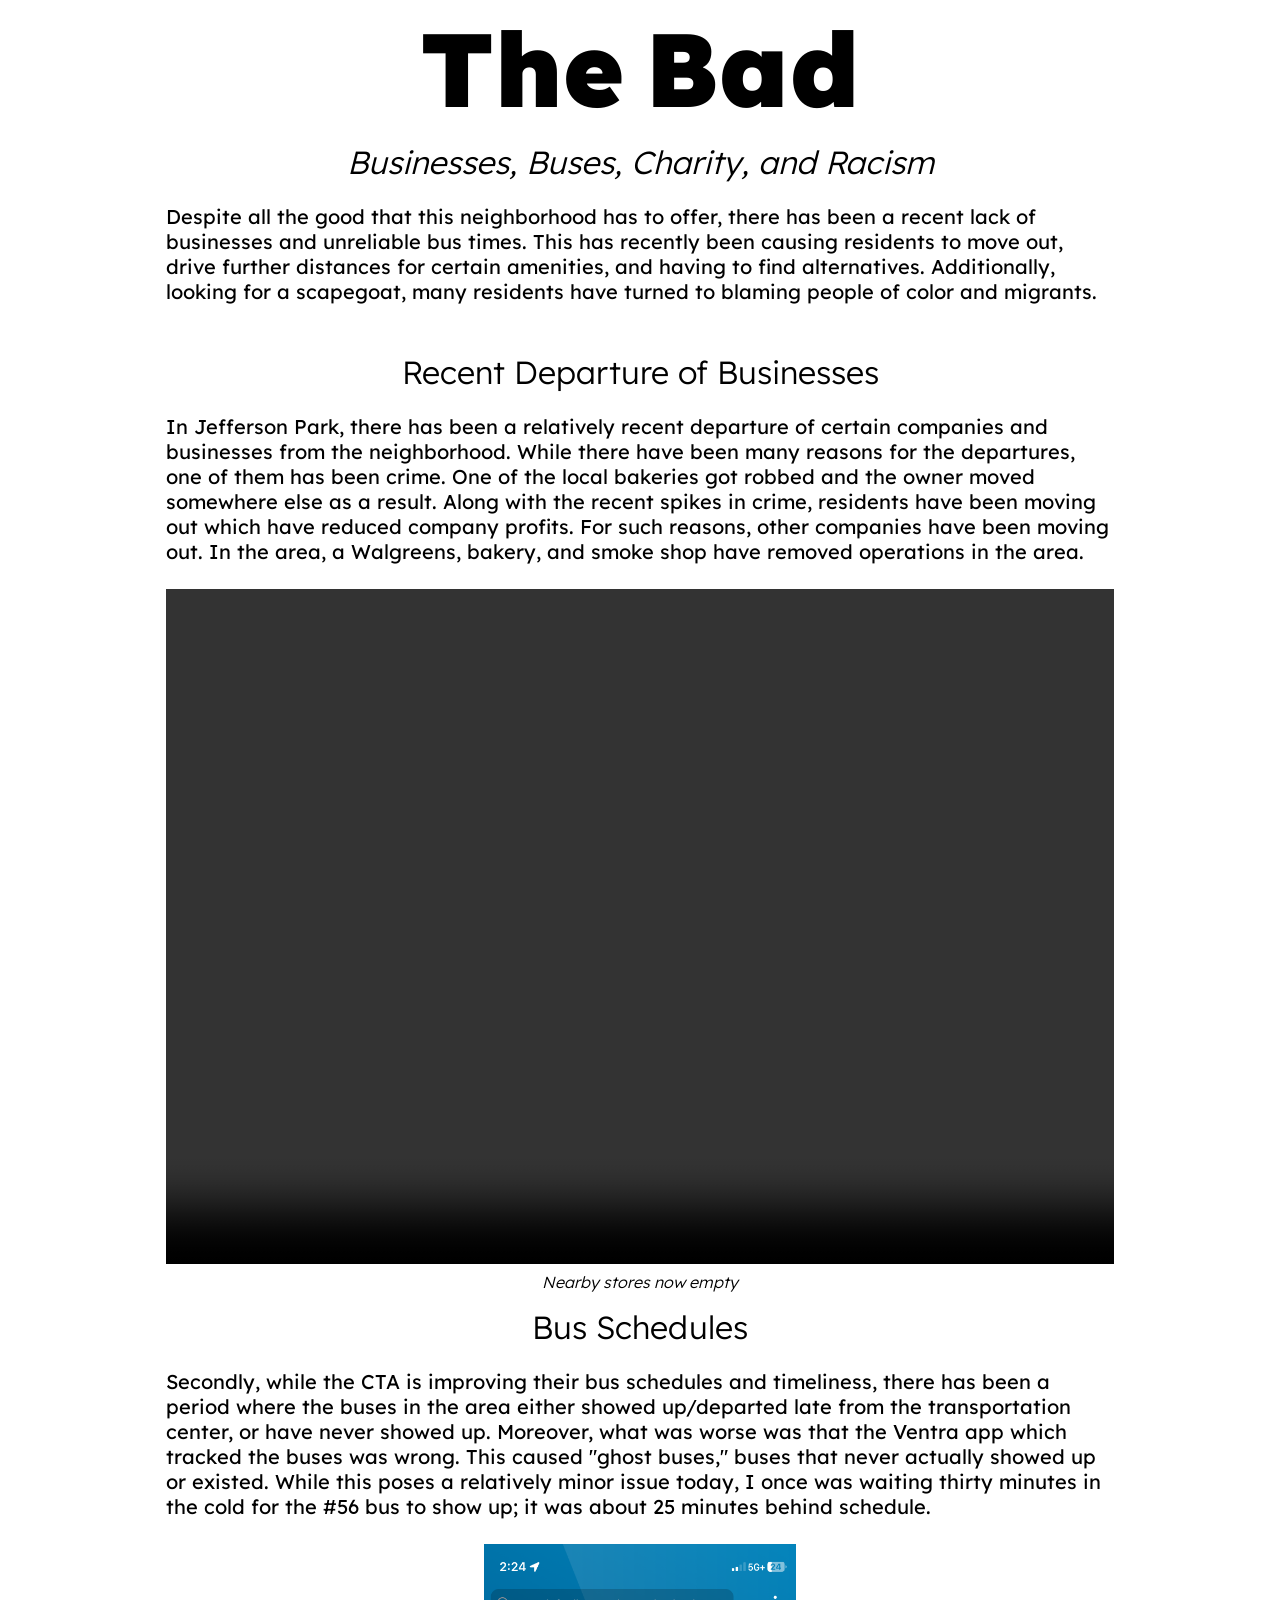
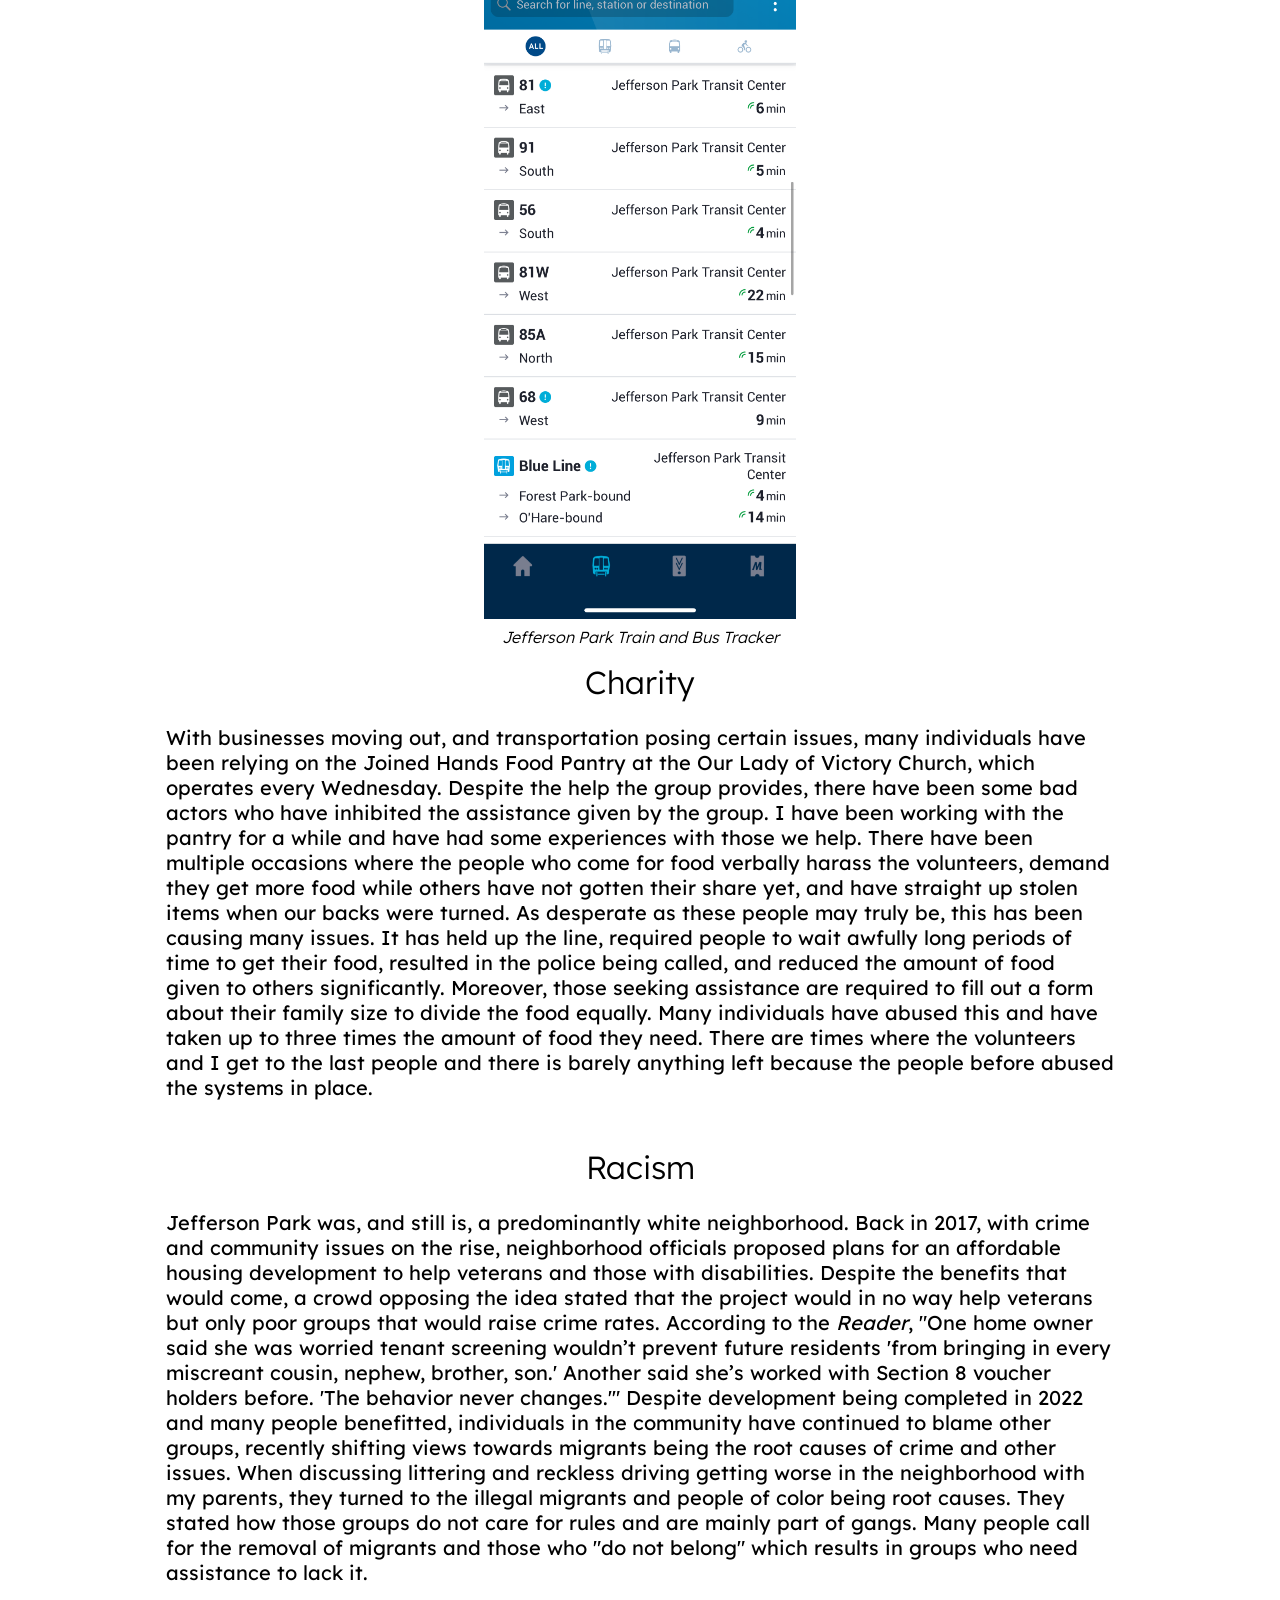
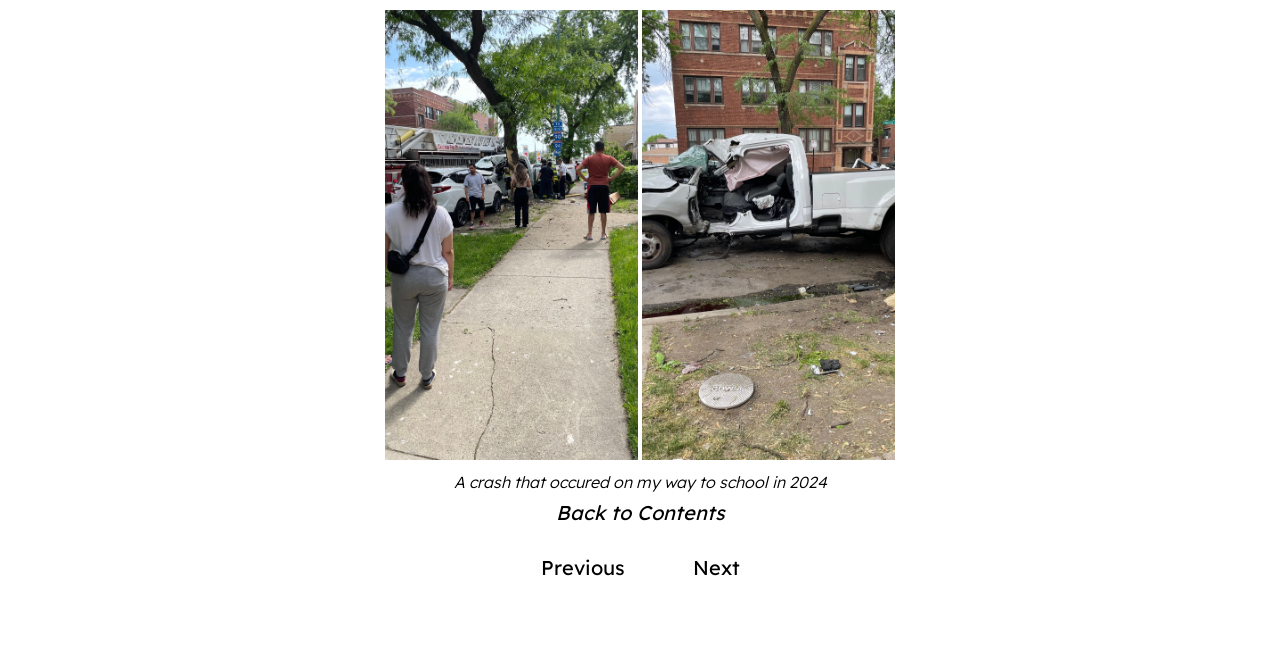
<file: bad.html>
<head>
    <meta charset="UTF-8" />
    <meta http-equiv="X-UA-Compatible" content="IE=edge" />
    <meta name="viewport" content="width=device-width, initial-scale=1.0" />
    <link rel="preconnect" href="https://fonts.googleapis.com">
    <link rel="preconnect" href="https://fonts.gstatic.com" crossorigin>
    <link href="https://fonts.googleapis.com/css2?family=Lexend:wght@100..900&family=Montserrat:ital,wght@0,300;0,400;0,500;0,600;0,700;0,900;1,800&display=swap" rel="stylesheet">
    <title>The Bad</title>
    <link rel="stylesheet" type="text/css" href="index.css" />
</head>

<body>
    <!-- Wrapper Head -->
    <div class = "wrapper-head">
        <h1>The Bad</h1>
        <h2><i>Businesses, Buses, Charity, and Racism</i></h2>
    </div>
    <div class = "facts">
        <p>Despite all the good that this neighborhood has to offer, there has been a recent lack of businesses and unreliable bus times.
        This has recently been causing residents to move out, drive further distances for certain amenities, and having to find alternatives.
        Additionally, looking for a scapegoat, many residents have turned to blaming people of color and migrants.
        </p>
        <h2>Recent Departure of Businesses</h2>
        <p>In Jefferson Park, there has been a relatively recent departure of certain companies and businesses from the neighborhood.
        While there have been many reasons for the departures, one of them has been crime. One of the local bakeries got robbed and
        the owner moved somewhere else as a result. Along with the recent spikes in crime, residents have been moving out which have
        reduced company profits. For such reasons, other companies have been moving out. In the area, a Walgreens, bakery, and smoke
        shop have removed operations in the area.
        </p>
        <video src = "photos/out.mp4" type=”video/mp4" controls>
        </video>
        <h3><i>Nearby stores now empty</i></h3>
        <h2>Bus Schedules</h2>
        <p>Secondly, while the CTA is improving their bus schedules and timeliness, there has been a period where the buses in the area
        either showed up/departed late from the transportation center, or have never showed up. Moreover, what was worse was that the
        Ventra app which tracked the buses was wrong. This caused "ghost buses," buses that never actually showed up or existed. While
        this poses a relatively minor issue today, I once was waiting thirty minutes in the cold for the #56 bus to show up; it was about 25
        minutes behind schedule.
        </p>
        <img src = "photos/schedule.png" alt = "Jefferson Park Tracker">
        <h3><i>Jefferson Park Train and Bus Tracker</i></h3>
        <h2>Charity</h2>
        <p>With businesses moving out, and transportation posing certain issues, many individuals have been relying on the Joined
        Hands Food Pantry at the Our Lady of Victory Church, which operates every Wednesday. Despite the help the group provides, there have been some
        bad actors who have inhibited the assistance given by the group. I have been working with the pantry for a while and have had 
        some experiences with those we help. There have been multiple occasions where the people who come for food verbally harass the 
        volunteers, demand they get more food while others have not gotten their share yet, and have straight up stolen items when 
        our backs were turned. As desperate as these people may truly be, this has been causing many issues. It has held 
        up the line, required people to wait awfully long periods of time to get their food, resulted in the police being called, and 
        reduced the amount of food given to others significantly. Moreover, those seeking assistance are required to fill out a form about 
        their family size to divide the food equally. Many individuals have abused this and have taken up to three times the amount of food
        they need. There are times where the volunteers and I get to the last people and there is barely anything left because the people 
        before abused the systems in place.</p>
        </div>
        <h2>Racism</h2>
        <p>Jefferson Park was, and still is, a predominantly white neighborhood. Back in 2017, with crime and community issues on the rise, neighborhood officials proposed
        plans for an affordable housing development to help veterans and those with disabilities. Despite the benefits that would come, a crowd opposing the idea stated that 
        the project would in no way help veterans but only poor groups that would raise crime rates. According to the <i>Reader</i>, "One home owner said she was worried tenant screening wouldn’t prevent future residents 
        'from bringing in every miscreant cousin, nephew, brother, son.' Another said she’s worked with Section 8 voucher holders before. 'The behavior never changes.'" Despite development being completed in 2022 and many
        people benefitted, individuals in the community have continued to blame other groups, recently shifting views towards migrants being the root causes of crime and other issues. When discussing littering and reckless driving
        getting worse in the neighborhood with my parents, they turned to the illegal migrants and people of color being root causes. They stated how those groups do not care for rules and are mainly part of gangs. Many people call
        for the removal of migrants and those who "do not belong" which results in groups who need assistance to lack it.</p>
        <img src = "photos/car1.webp" alt = "car crash photo 1" style= "max-height: 50vh">
        <img src = "photos/car2.webp" alt = "car crash photo 2" style = "max-height: 50vh">
        <h3><i>A crash that occured on my way to school in 2024</i></h3>
    <!-- Next and back buttons -->
    <div class = "footer-back">
        <nav>
            <a href = "contents.html"><i>Back to Contents</i></a>
        </nav>
    <nav>
        <a href = "good.html">Previous</a>
        <a href = "live.html">Next</a>
    </nav>
</body>

<!-- Niky says hello -->
</file>
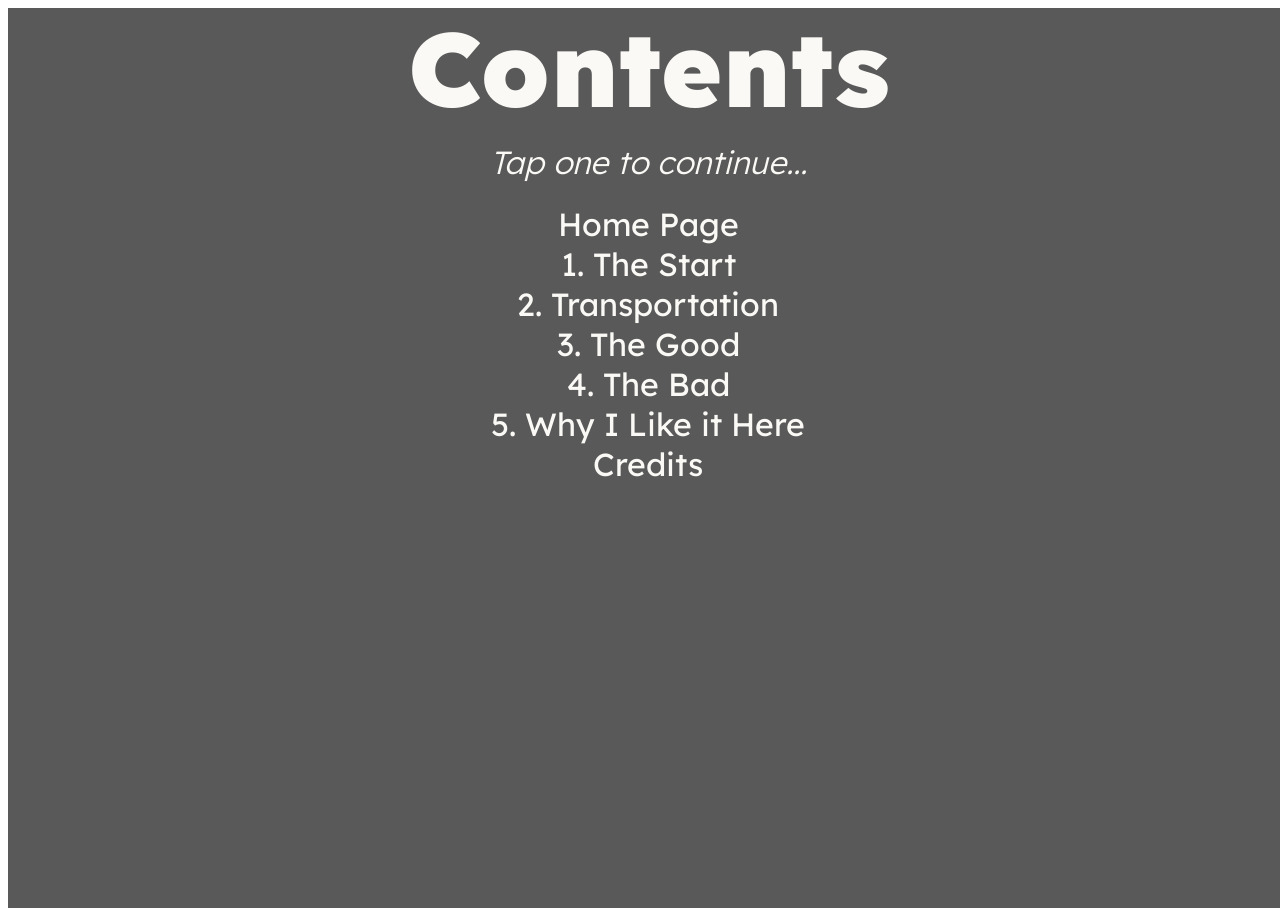
<file: contents.html>
<head>
    <meta charset="UTF-8" />
    <meta http-equiv="X-UA-Compatible" content="IE=edge" />
    <meta name="viewport" content="width=device-width, initial-scale=1.0" />
    <link rel="preconnect" href="https://fonts.googleapis.com">
    <link rel="preconnect" href="https://fonts.gstatic.com" crossorigin>
    <link href="https://fonts.googleapis.com/css2?family=Lexend:wght@100..900&family=Montserrat:ital,wght@0,300;0,400;0,500;0,600;0,700;0,900;1,800&display=swap" rel="stylesheet">
    <title>Contents</title>
    <link rel="stylesheet" type="text/css" href="index.css" />
</head>

<body>
                        <!-- Background video -->
    <div class = "video-container">
        <div class = "overlay">
            <video autoplay muted loop id="Metra" style = "controls: false autoplay :autoplay">
            <source src="photos/Metra.mp4" type="video/mp4">
            Your browser does not support HTML5 video.
            </video>
        </div>
    
    <div class = "contents">
        <div class = "wrapper-head">
            <h1>Contents</h1>
            <h2><i>Tap one to continue...</i></h2>
        </div>
    <!-- Next and back buttons -->
    <ul>
        <li><a href = "index.html">Home Page</a></li>
        <li><a href = "start.html">1. The Start</a></li>
        <li><a href = "transportation.html">2. Transportation</a></li>
        <li><a href = "good.html">3. The Good</a></li>
        <li><a href = "bad.html">4. The Bad</a></li>
        <li><a href = "live.html">5. Why I Like it Here</a></li>
        <li><a href = "credits.html">Credits</a></li>
    </ul>
    </div>
</div>
</body>
</file>
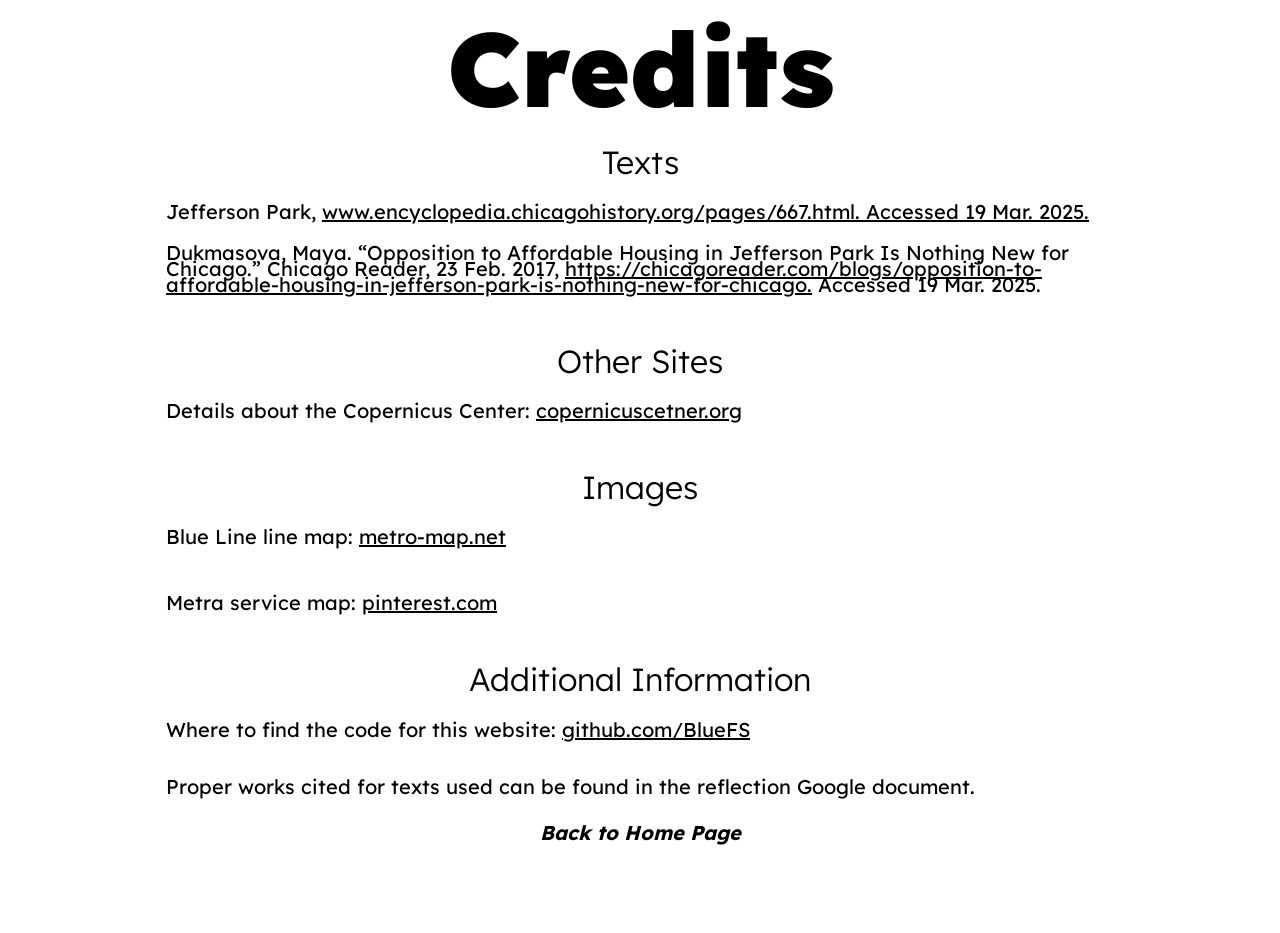
<file: credits.html>
<head>
    <meta charset="UTF-8" />
    <meta http-equiv="X-UA-Compatible" content="IE=edge" />
    <meta name="viewport" content="width=device-width, initial-scale=1.0" />
    <link rel="preconnect" href="https://fonts.googleapis.com">
    <link rel="preconnect" href="https://fonts.gstatic.com" crossorigin>
    <link href="https://fonts.googleapis.com/css2?family=Lexend:wght@100..900&family=Montserrat:ital,wght@0,300;0,400;0,500;0,600;0,700;0,900;1,800&display=swap" rel="stylesheet">
    <title>Credits</title>
    <link rel="stylesheet" type="text/css" href="index.css" />
</head>

<body>
    <div class = "wrapper-head">
        <h1>Credits</h1>
        <h2>Texts</h2>
        <p>Jefferson Park, <a href = "http://www.encyclopedia.chicagohistory.org/pages/667.html">www.encyclopedia.chicagohistory.org/pages/667.html. Accessed 19 Mar. 2025.</a></p>
        <p>Dukmasova, Maya. “Opposition to Affordable Housing in Jefferson Park Is Nothing New for Chicago.” Chicago Reader, 23 Feb. 2017, <a href = "https://chicagoreader.com/blogs/opposition-to-affordable-housing-in-jefferson-park-is-nothing-new-for-chicago">https://chicagoreader.com/blogs/opposition-to-affordable-housing-in-jefferson-park-is-nothing-new-for-chicago.</a> Accessed 19 Mar. 2025. </p>
        <h2>Other Sites</h2>
        <p>Details about the Copernicus Center: <a href = "https://copernicuscenter.org/" target = "_blank">copernicuscetner.org</a></p>
        <h2>Images</h2>
        <p>Blue Line line map: <a href = "https://chicago.metro-map.net/chicago-metro-blue-line-stops-ohare-forest-park-line/">metro-map.net</a><p>
        <p>Metra service map: <a href = "https://www.pinterest.com/pin/461548661782373084/">pinterest.com</a>
        <h2>Additional Information</h2>
        <p>Where to find the code for this website: <a href = "https://github.com/BlueFS/English4Project.git">github.com/BlueFS</a></p>
        <br>
        <p>Proper works cited for texts used can be found in the reflection Google document.</p>
    </div>

    <!-- Next and back buttons -->
    <div class = "footer-back">
        <nav>
            <a href = "index.html"><i><b>Back to Home Page</b></i></a>
        </nav>
    </div>
</body>
</file>
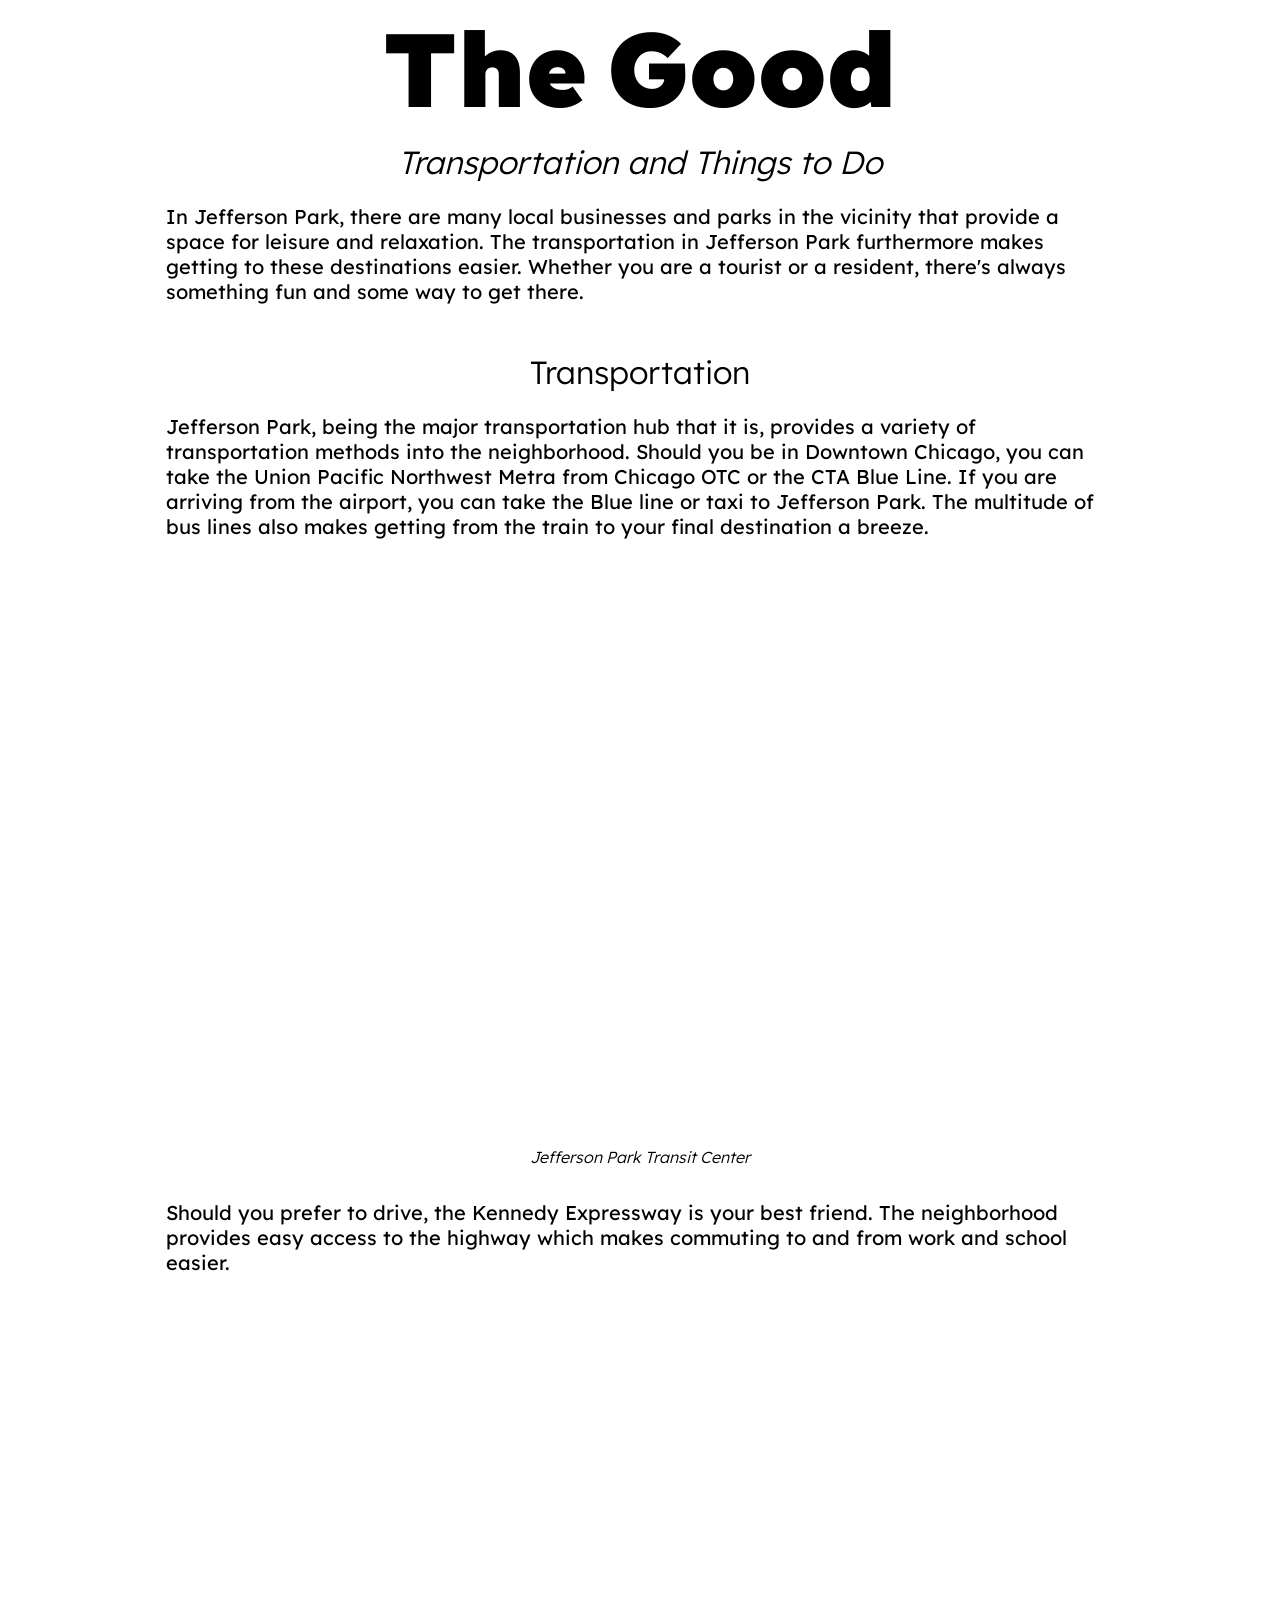
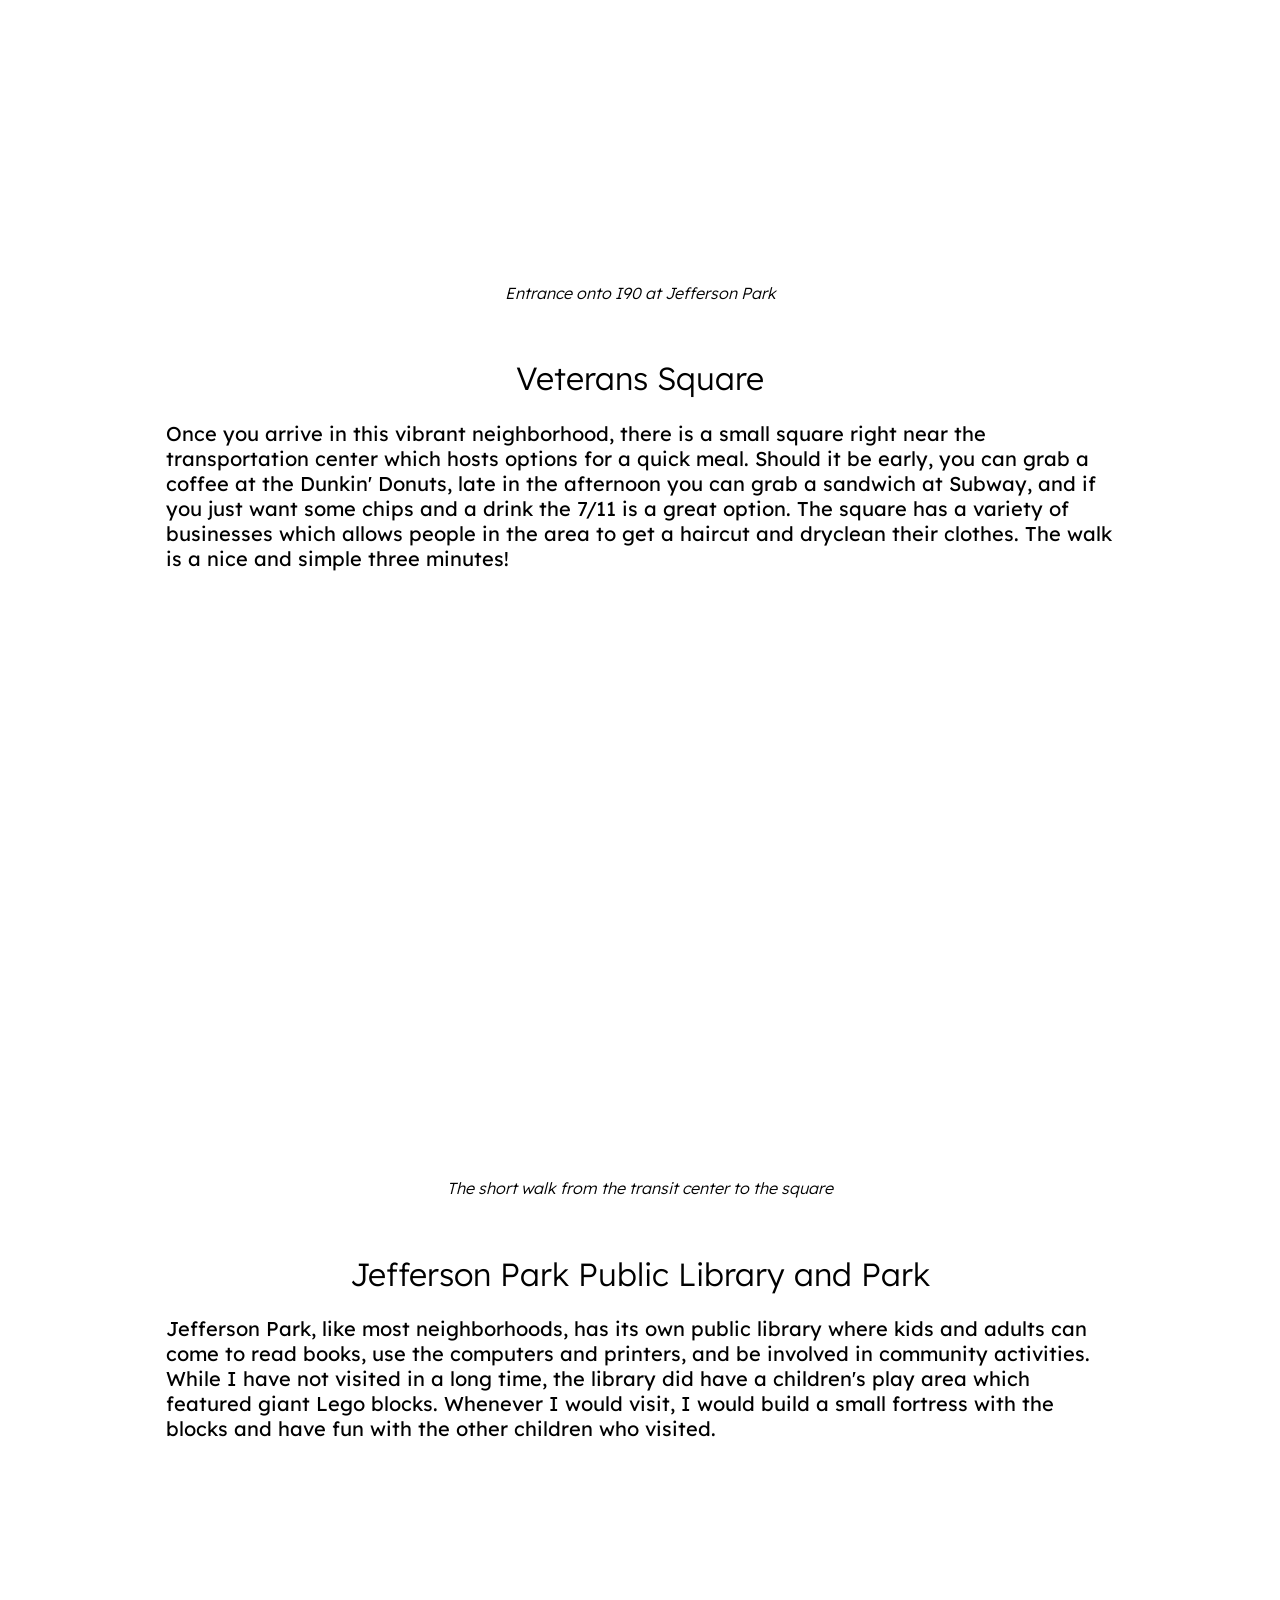
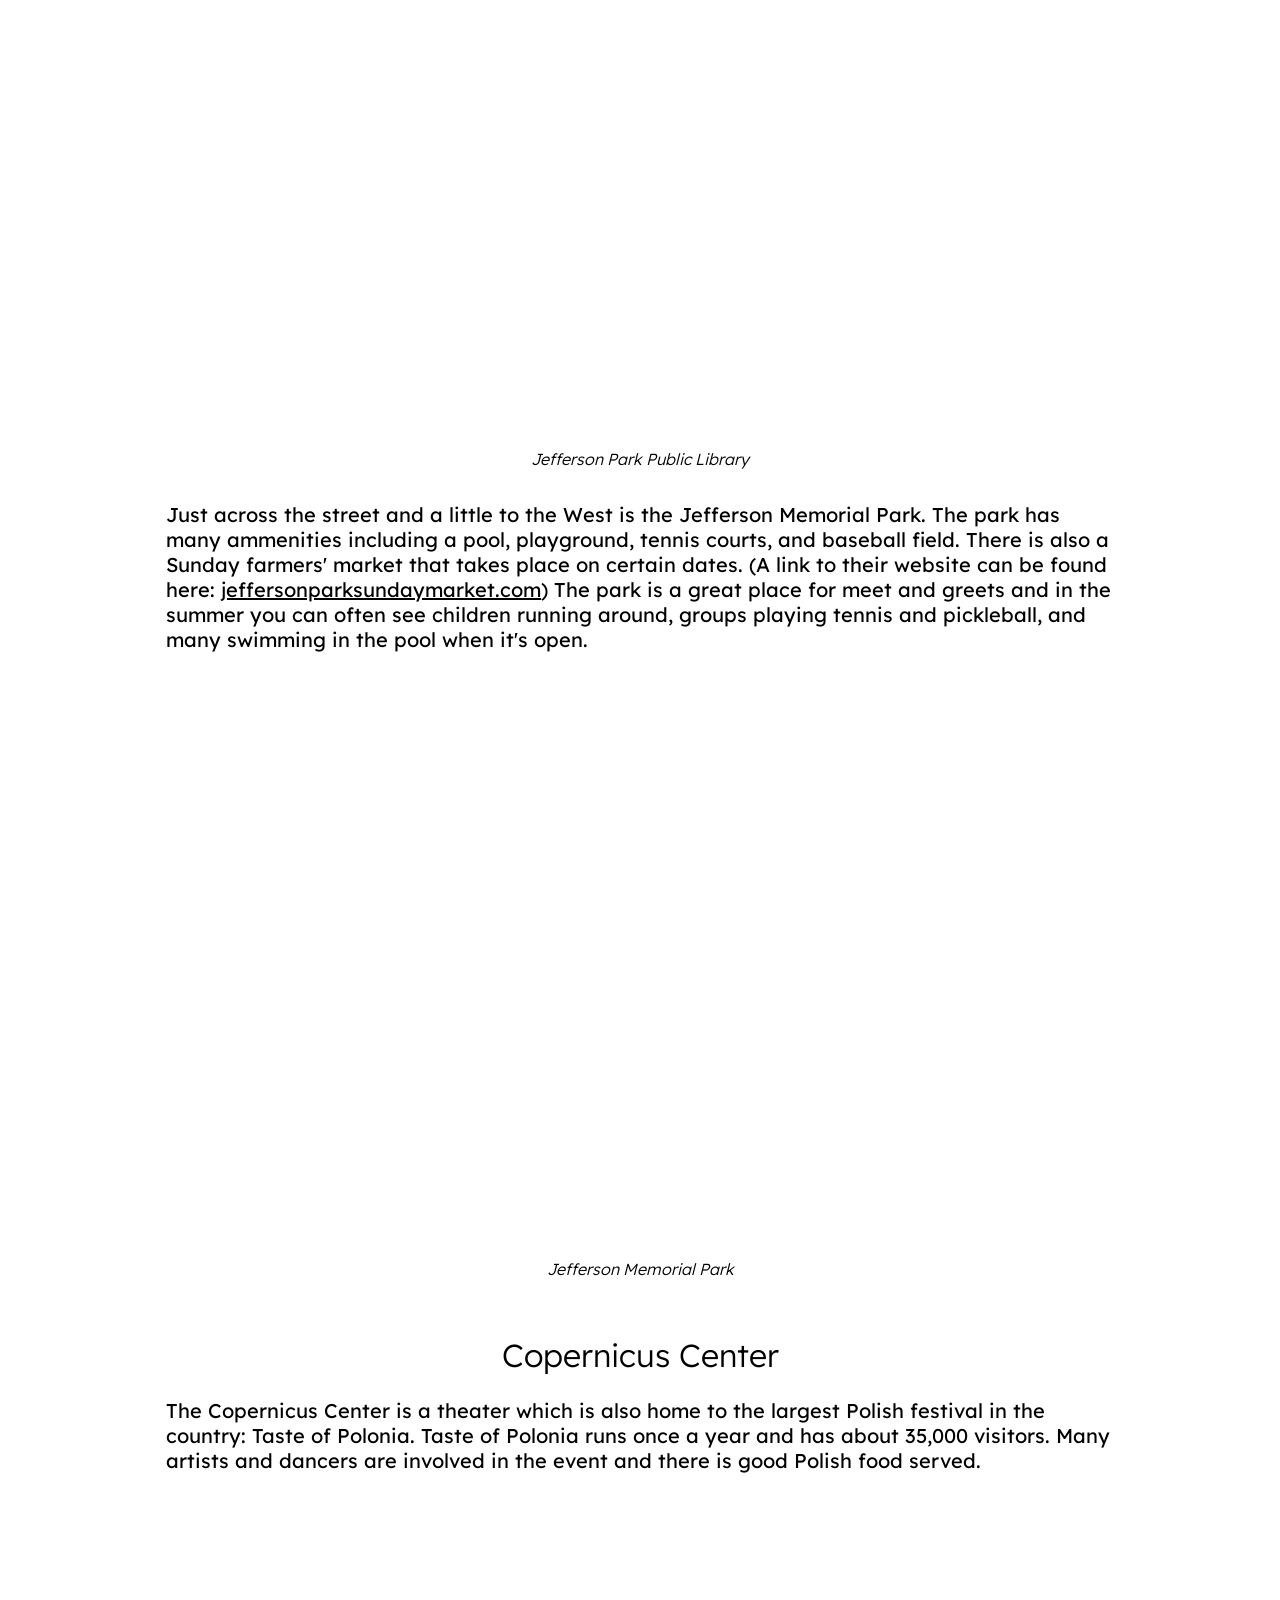
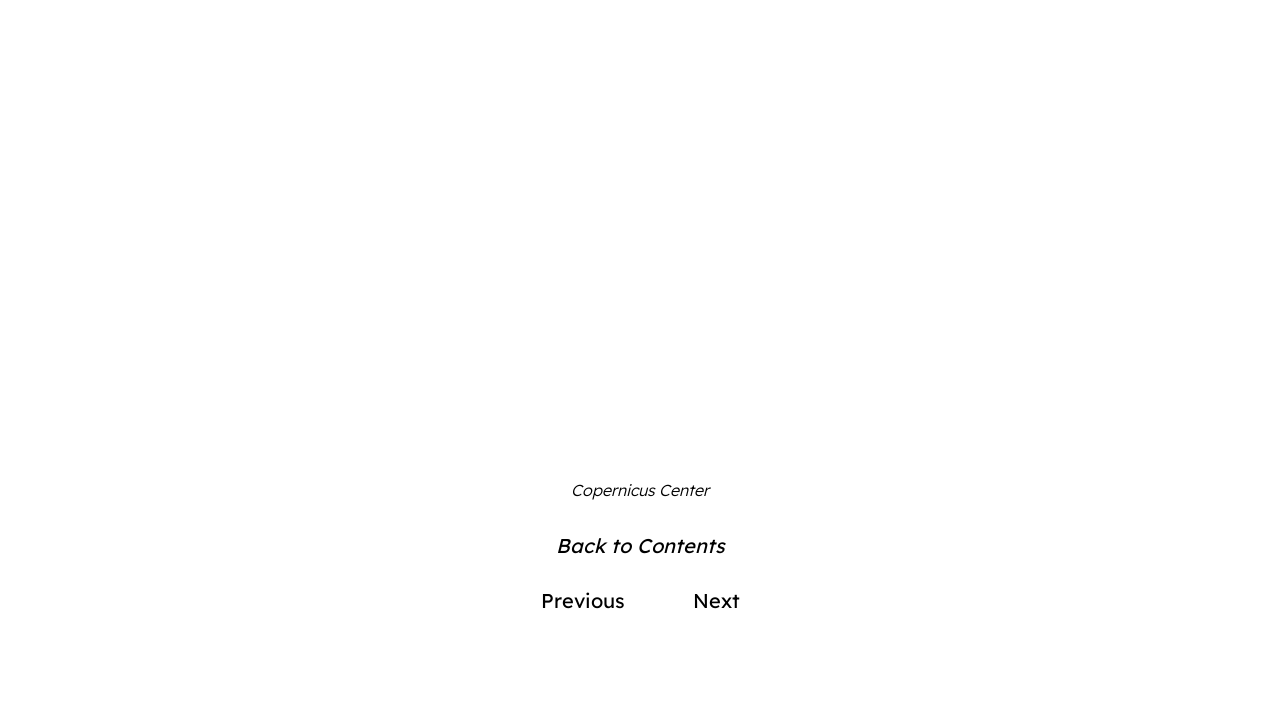
<file: good.html>
<head>
    <meta charset="UTF-8" />
    <meta http-equiv="X-UA-Compatible" content="IE=edge" />
    <meta name="viewport" content="width=device-width, initial-scale=1.0" />
    <link rel="preconnect" href="https://fonts.googleapis.com">
    <link rel="preconnect" href="https://fonts.gstatic.com" crossorigin>
    <link href="https://fonts.googleapis.com/css2?family=Lexend:wght@100..900&family=Montserrat:ital,wght@0,300;0,400;0,500;0,600;0,700;0,900;1,800&display=swap" rel="stylesheet">
    <title>The Good</title>
    <link rel="stylesheet" type="text/css" href="index.css" />
</head>

<body>
    <!-- Wrapper Head -->
    <div class = "wrapper-head">
        <h1>The Good</h1>
        <h2><i>Transportation and Things to Do</i></h2>
    </div>
    <p>In Jefferson Park, there are many local businesses and parks in the vicinity that provide a space for leisure
    and relaxation. The transportation in Jefferson Park furthermore makes getting to these destinations easier. Whether
    you are a tourist or a resident, there's always something fun and some way to get there.
    </p>
    <h2>Transportation</h2>
        <div class = "facts">
            <p>Jefferson Park, being the major transportation hub that it is, provides a variety of transportation methods into the
            neighborhood. Should you be in Downtown Chicago, you can take the Union Pacific Northwest Metra from Chicago OTC or the
            CTA Blue Line. If you are arriving from the airport, you can take the Blue line or taxi to Jefferson Park. The multitude of
            bus lines also makes getting from the train to your final destination a breeze.</p>
        <div class = "google-maps">
            <iframe src="https://www.google.com/maps/embed?pb=!1m16!1m12!1m3!1d1583.7205465476159!2d-87.76242769052293!3d41.97034933834519!2m3!1f0!2f0!3f0!3m2!1i1024!2i768!4f13.1!2m1!1sjefferson%20park%20transit%20center!5e1!3m2!1sen!2sus!4v1741785545482!5m2!1sen!2sus" width="75%" height="65%" style="border:0;" allowfullscreen="" loading="lazy" referrerpolicy="no-referrer-when-downgrade"></iframe>
            <h3><i>Jefferson Park Transit Center</i></h3>
        </div>
        <p>Should you prefer to drive, the Kennedy Expressway is your best friend. The neighborhood provides easy
        access to the highway which makes commuting to and from work and school easier.
        </p>
        <div class = "google-maps">
            <iframe src="https://www.google.com/maps/embed?pb=!1m21!1m12!1m3!1d3046.773240632486!2d-87.75757249597395!3d41.967752199382716!2m3!1f0!2f0!3f0!3m2!1i1024!2i768!4f13.1!4m6!3e0!4m0!4m3!3m2!1d41.96785173165603!2d-87.75557032357659!5e1!3m2!1sen!2sus!4v1741785211803!5m2!1sen!2sus" width="75%" height="65%" style="border:0;" allowfullscreen="" loading="lazy" referrerpolicy="no-referrer-when-downgrade"></iframe>
            <h3><i>Entrance onto I90 at Jefferson Park</i></h3>
        </div>
        <h2>Veterans Square</h2>
        <p>Once you arrive in this vibrant neighborhood, there is a small square right near the transportation center which hosts options for
        a quick meal. Should it be early, you can grab a coffee at the Dunkin' Donuts, late in the afternoon you can grab a sandwich at Subway,
        and if you just want some chips and a drink the 7/11 is a great option. The square has a variety of businesses which allows people
        in the area to get a haircut and dryclean their clothes. The walk is a nice and simple three minutes!
        </p>
            <div class = "google-maps">
                <iframe src="https://www.google.com/maps/embed?pb=!1m28!1m12!1m3!1d729.3520917849582!2d-87.76182117792422!3d41.9692489120889!2m3!1f0!2f0!3f0!3m2!1i1024!2i768!4f13.1!4m13!3e2!4m5!1s0x880fcc1bcf94a6b9%3A0xc7d5ec0c35c4dc39!2sJefferson%20Park%20Transit%20Center%2C%20Chicago%2C%20IL!3m2!1d41.970321999999996!2d-87.762306!4m5!1s0x880fcc1990e11ed7%3A0x9d5a6648e5d445e1!2sVeteran&#39;s%20square%2C%204831%20N%20Milwaukee%20Ave%2C%20Chicago%2C%20IL%2060630!3m2!1d41.96908!2d-87.7607268!5e1!3m2!1sen!2sus!4v1741786257297!5m2!1sen!2sus" width="75%" height="65%" style="border:0;" allowfullscreen="" loading="lazy" referrerpolicy="no-referrer-when-downgrade"></iframe>
                <h3><i>The short walk from the transit center to the square</i></h3>
            </div>
        <h2>Jefferson Park Public Library and Park</h2>
        <p>Jefferson Park, like most neighborhoods, has its own public library where kids and adults can come to read books, use the computers
        and printers, and be involved in community activities. While I have not visited in a long time, the library did have a children's play
        area which featured giant Lego blocks. Whenever I would visit, I would build a small fortress with the blocks and have fun with the other
        children who visited.
        </p>
            <div class = "google-maps">
                <iframe src="https://www.google.com/maps/embed?pb=!1m18!1m12!1m3!1d840.6032888508697!2d-87.76330190786193!3d41.96770253013104!2m3!1f0!2f0!3f0!3m2!1i1024!2i768!4f13.1!3m3!1m2!1s0x880fcc1a073029e3%3A0xe1c95eac3e03cb14!2sJefferson%20Park%20Branch%2C%20Chicago%20Public%20Library!5e1!3m2!1sen!2sus!4v1741787009771!5m2!1sen!2sus" width="75%" height="65%" style="border:0;" allowfullscreen="" loading="lazy" referrerpolicy="no-referrer-when-downgrade"></iframe>
                <h3><i>Jefferson Park Public Library</i></h3>
            </div>
        <p>Just across the street and a little to the West is the Jefferson Memorial Park. The park has many ammenities including a pool,
        playground, tennis courts, and baseball field. There is also a Sunday farmers' market that takes place on certain dates. (A link to
        their website can be found here: <a href = "https://www.jeffersonparksundaymarket.com/" target="_blank">jeffersonparksundaymarket.com</a>)
        The park is a great place for meet and greets and in the summer you can often see children running around, groups playing tennis and pickleball, and
        many swimming in the pool when it's open.
        </p>
            <div class = "google-maps">
                <iframe src="https://www.google.com/maps/embed?pb=!1m18!1m12!1m3!1d904.0484373066781!2d-87.76441466905855!3d41.9688875288286!2m3!1f0!2f0!3f0!3m2!1i1024!2i768!4f13.1!3m3!1m2!1s0x880fcc1a61cef505%3A0x40fb8db1fa1c0d50!2sJefferson%20(Thomas)%20Memorial%20Park!5e1!3m2!1sen!2sus!4v1741792978247!5m2!1sen!2sus" width="75%" height="65%" style="border:0;" allowfullscreen="" loading="lazy" referrerpolicy="no-referrer-when-downgrade"></iframe>
                <h3><i>Jefferson Memorial Park</i></h3>
            </div>
        <h2>Copernicus Center</h2>
        <p>The Copernicus Center is a theater which is also home to the largest Polish festival in the country: Taste of Polonia.
        Taste of Polonia runs once a year and has about 35,000 visitors. Many artists and dancers are involved in the event
        and there is good Polish food served.
        </p>
            <div class = "google-maps">
                <iframe src="https://www.google.com/maps/embed?pb=!1m18!1m12!1m3!1d643.9211490159826!2d-87.75927002182006!3d41.96837253691306!2m3!1f0!2f0!3f0!3m2!1i1024!2i768!4f13.1!3m3!1m2!1s0x880fcc19b59aa347%3A0x3724378dfabc9f4b!2sCopernicus%20Center!5e1!3m2!1sen!2sus!4v1741797323363!5m2!1sen!2sus" width="75%" height="65%" style="border:0;" allowfullscreen="" loading="lazy" referrerpolicy="no-referrer-when-downgrade"></iframe>
                <h3><i>Copernicus Center</i></h3>
            </div>
        </div>


        <!-- Next and back buttons -->
    <div class = "footer-back">
        <nav>
            <a href = "contents.html"><i>Back to Contents</i></a>
        </nav>
    <nav>
        <a href = "transportation.html">Previous</a>
        <a href = "bad.html">Next</a>
    </nav>
</body>
</file>
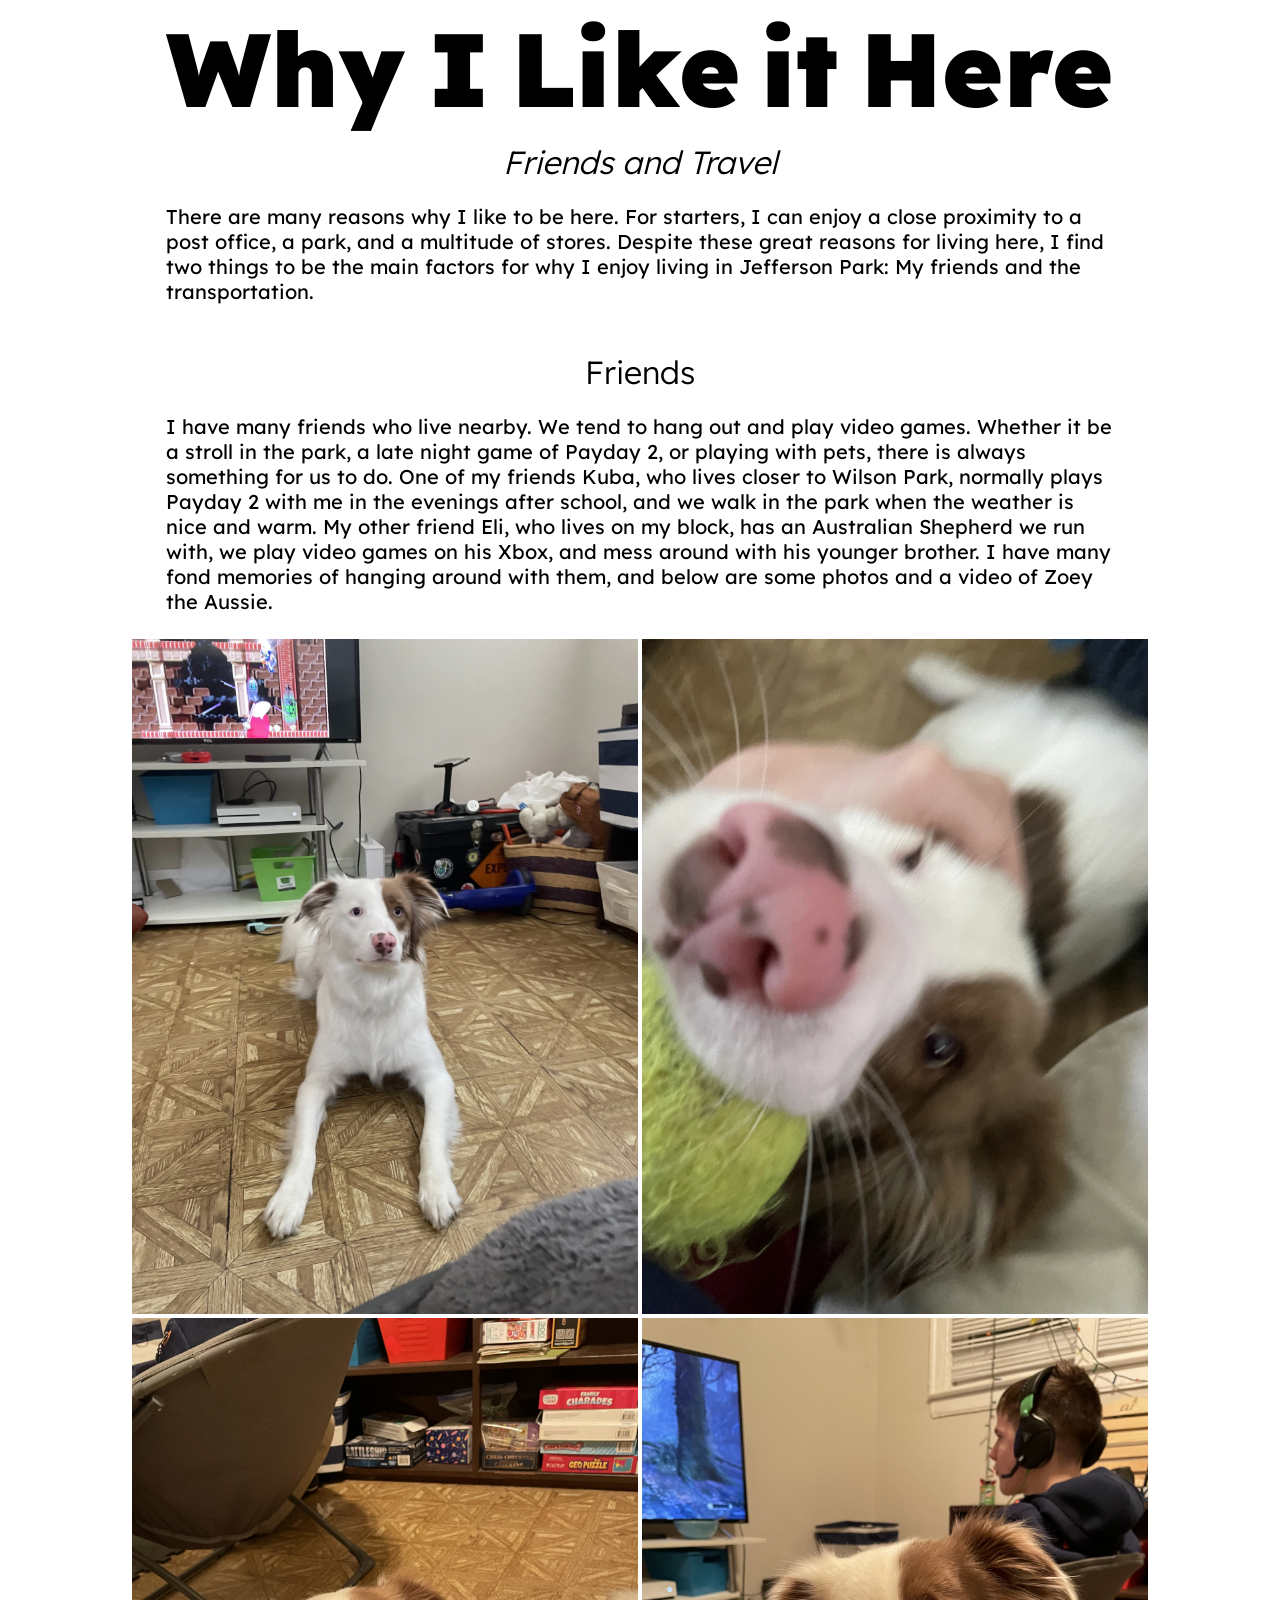
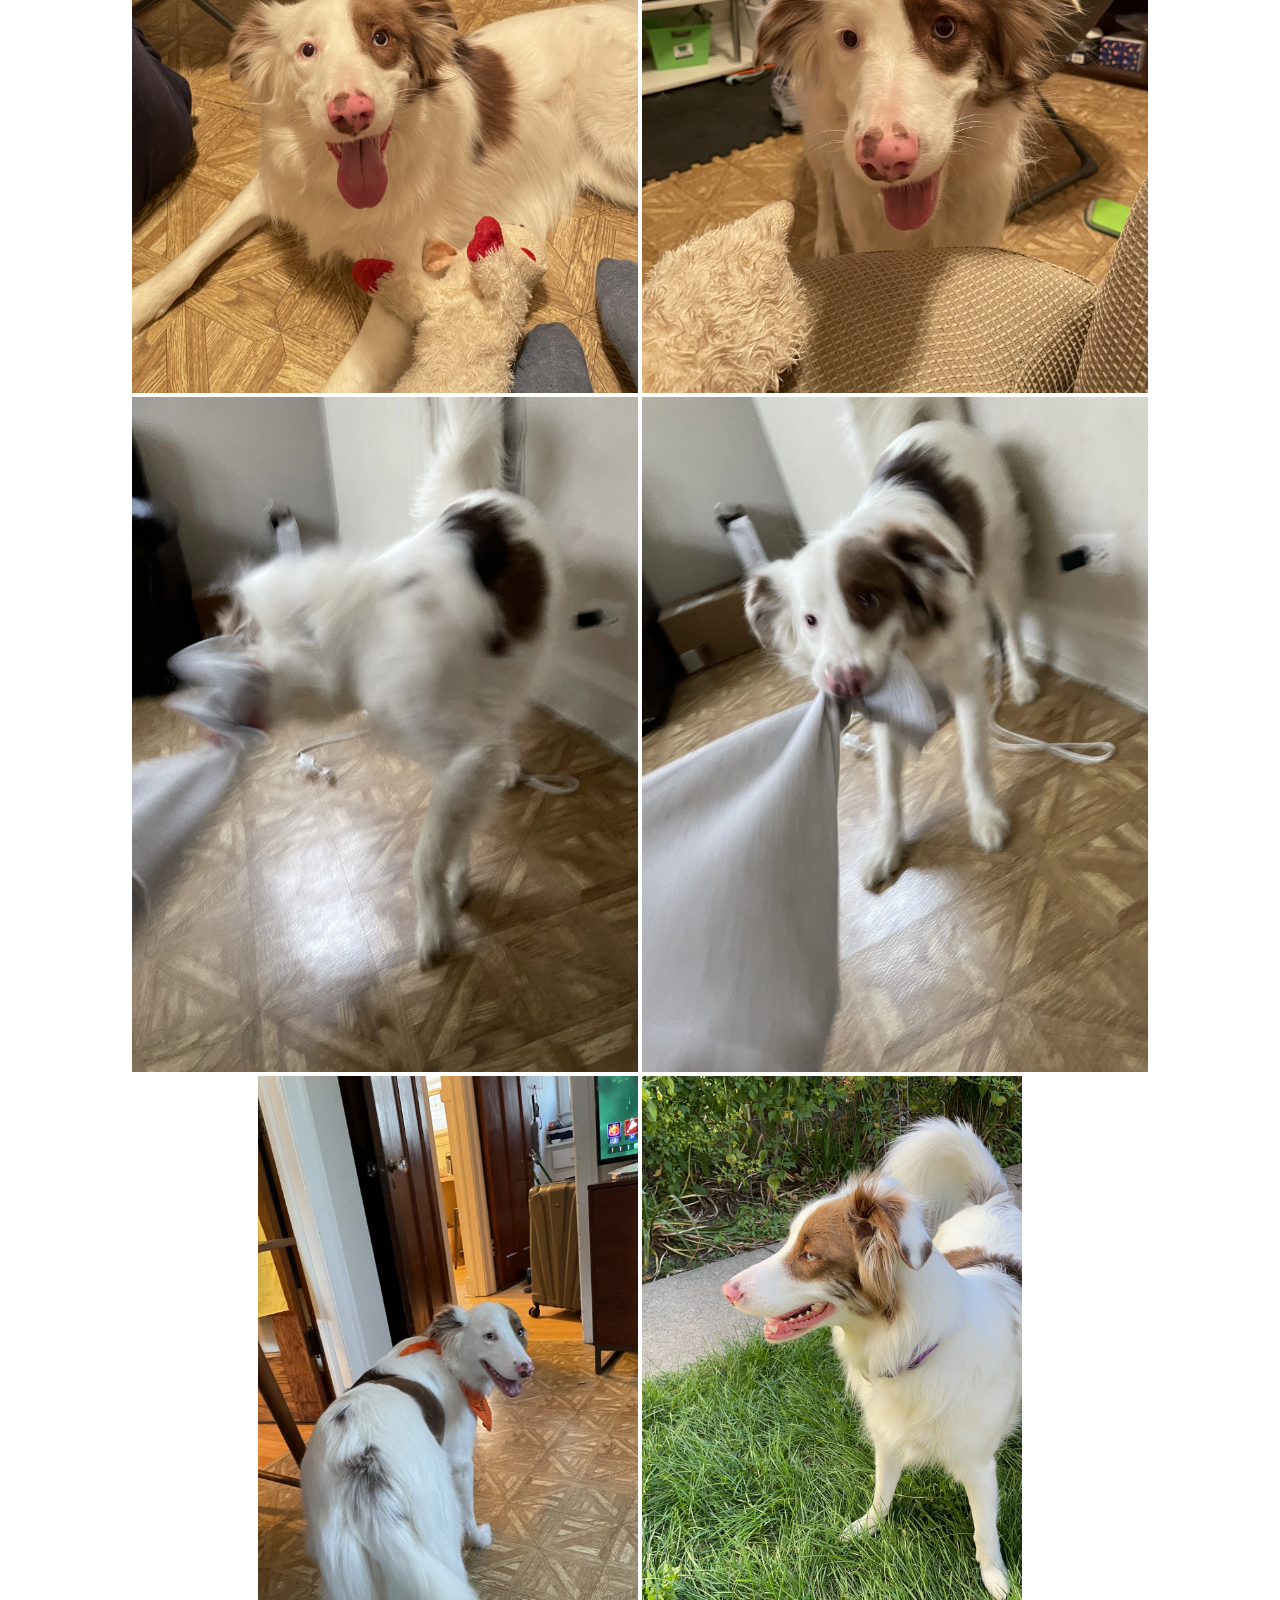
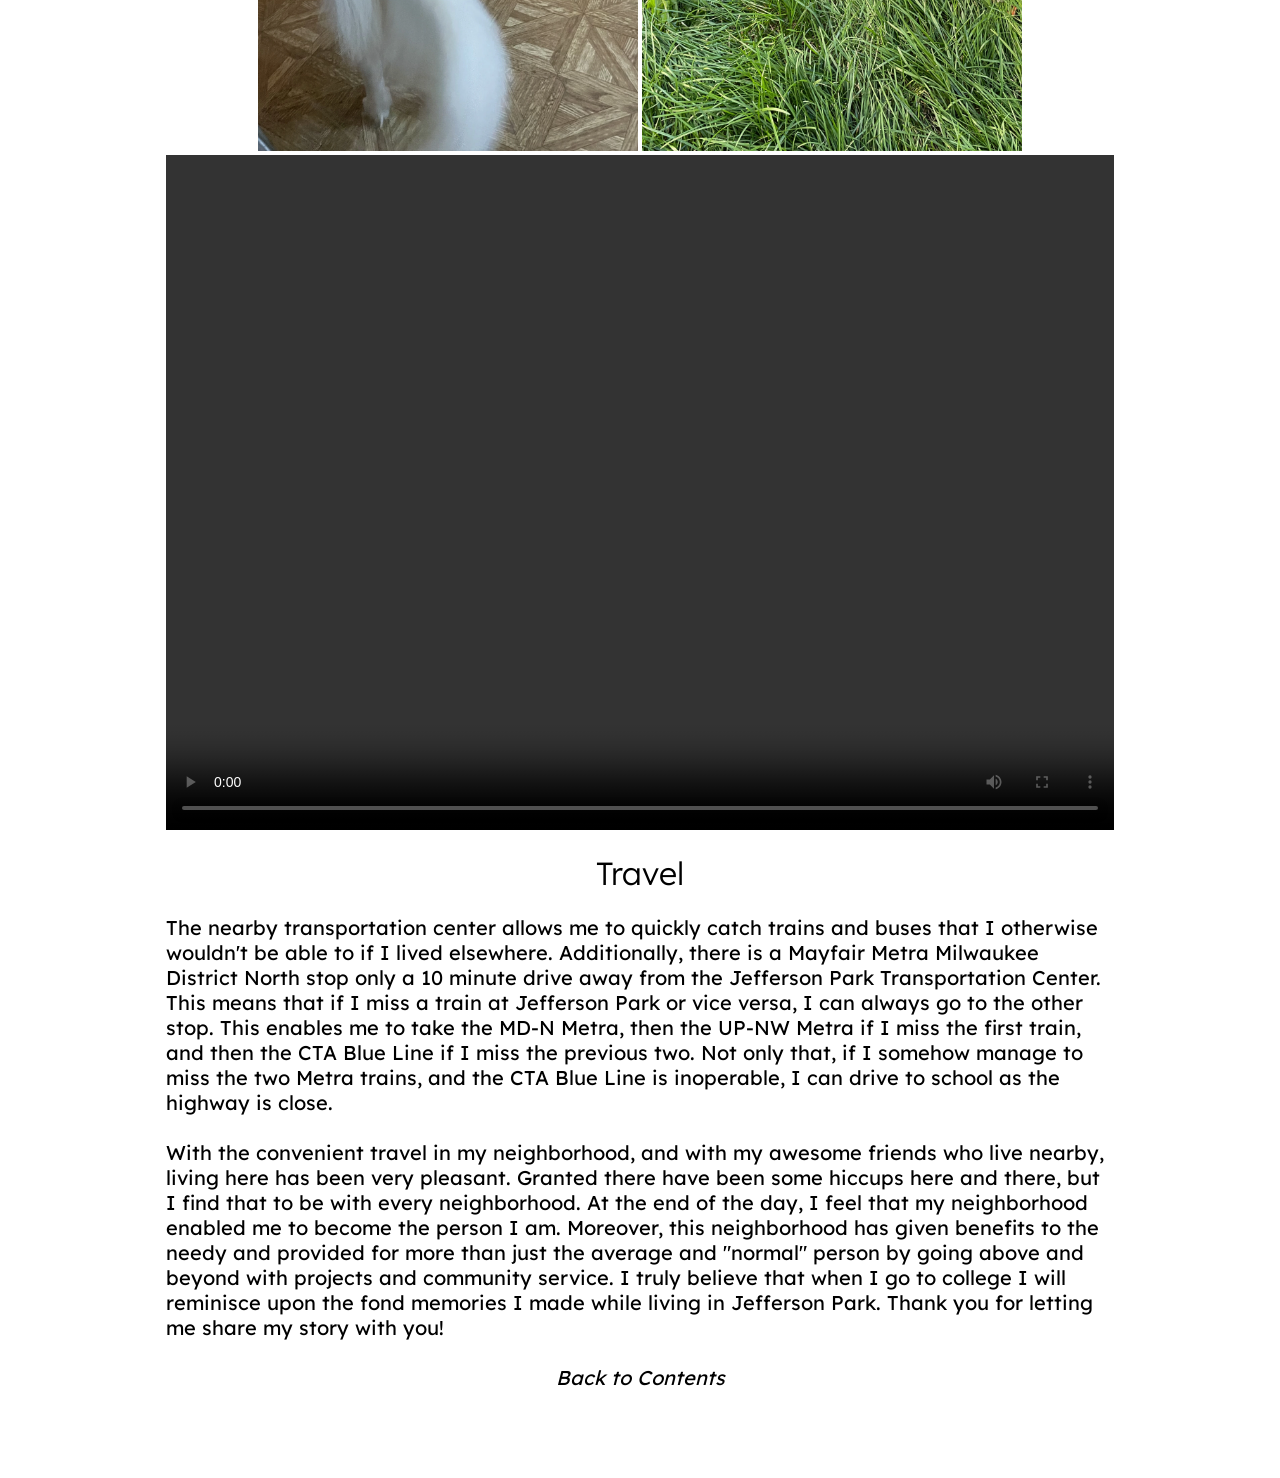
<file: live.html>
<head>
    <meta charset="UTF-8" />
    <meta http-equiv="X-UA-Compatible" content="IE=edge" />
    <meta name="viewport" content="width=device-width, initial-scale=1.0" />
    <link rel="preconnect" href="https://fonts.googleapis.com">
    <link rel="preconnect" href="https://fonts.gstatic.com" crossorigin>
    <link href="https://fonts.googleapis.com/css2?family=Lexend:wght@100..900&family=Montserrat:ital,wght@0,300;0,400;0,500;0,600;0,700;0,900;1,800&display=swap" rel="stylesheet">
    <title>Why I Like it Here</title>
    <link rel="stylesheet" type="text/css" href="index.css" />
</head>

<body>
    <!-- Wrapper Head -->
    <div class = "wrapper-head">
        <h1>Why I Like it Here</h1>
        <h2><i>Friends and Travel</i></h2>
    </div>
    <div class = "facts">
        <p>There are many reasons why I like to be here. For starters, I can enjoy a close proximity to a post office,
            a park, and a multitude of stores. Despite these great reasons for living here, I find two things to be the main
            factors for why I enjoy living in Jefferson Park: My friends and the transportation.
        </p>
        <h2>Friends</h2>
        <p>I have many friends who live nearby. We tend to hang out and play video games. Whether it be a stroll in the park,
            a late night game of Payday 2, or playing with pets, there is always something for us to do. One of my friends Kuba, who lives closer
            to Wilson Park, normally plays Payday 2 with me in the evenings after school, and we walk in the park when the weather is nice and warm.
            My other friend Eli, who lives on my block, has an Australian Shepherd we run with, we play video games on his Xbox, and mess around
            with his younger brother. I have many fond memories of hanging around with them, and below are some photos and a video of Zoey the Aussie.
        </p>
        <img src = "photos/zoey1.webp" alt = "Zoey 1">
        <img src = "photos/zoey2.webp" alt = "Zoey 2">
        <img src = "photos/zoey3.webp" alt = "Zoey 3">
        <img src = "photos/zoey4.webp" alt = "Zoey 4">
        <img src = "photos/zoey5.webp" alt = "Zoey 5">
        <img src = "photos/zoey6.webp" alt = "Zoey 6">
        <img src = "photos/zoey7.webp" alt = "Zoey 7">
        <img src = "photos/zoey8.webp" alt = "Zoey 8">
        <video src = "photos/z1.MOV" alt = "Zoey video 1" type=”video/mov" controls>
        </video>
        <h2>Travel</h2>
        <p>The nearby transportation center allows me to quickly catch trains and buses that I otherwise wouldn't be able to if I lived
            elsewhere. Additionally, there is a Mayfair Metra Milwaukee District North stop only a 10 minute drive away from the Jefferson Park Transportation Center.
            This means that if I miss a train at Jefferson Park or vice versa, I can always go to the other stop. This enables me to take the
            MD-N Metra, then the UP-NW Metra if I miss the first train, and then the CTA Blue Line if I miss the previous two. Not only that,
            if I somehow manage to miss the two Metra trains, and the CTA Blue Line is inoperable, I can drive to school as the highway is close.
        </p>
        <p>
            With the convenient travel in my neighborhood, and with my awesome friends who live nearby, living here has been very pleasant.
            Granted there have been some hiccups here and there, but I find that to be with every neighborhood. At the end of the day, I feel that
            my neighborhood enabled me to become the person I am. Moreover, this neighborhood has given benefits to the needy and provided for 
            more than just the average and "normal" person by going above and beyond with projects and community service. 
            I truly believe that when I go to college I will reminisce upon the fond memories I made while living in Jefferson Park. 
            Thank you for letting me share my story with you!
        </p>
    </div>

        <!-- Next and back buttons -->
        <div class = "footer-back">
            <nav>
                <a href = "contents.html"><i>Back to Contents</i></a>
            </nav>
</body>
</file>
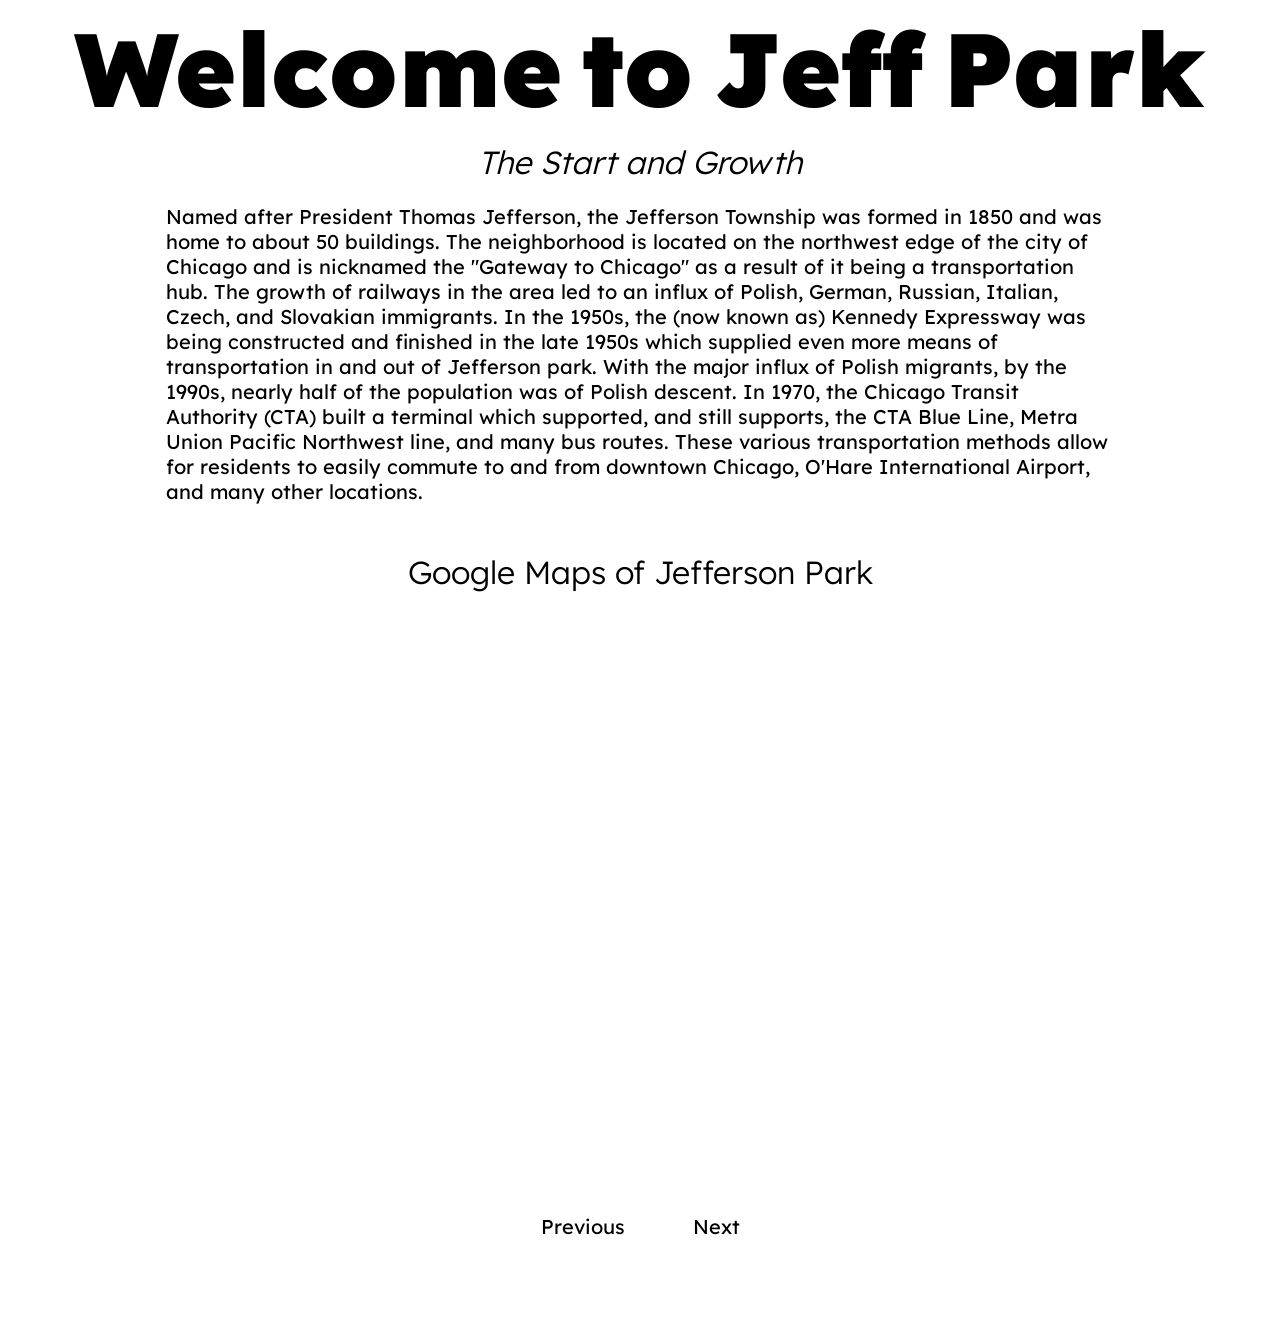
<file: start.html>
<head>
    <meta charset="UTF-8" />
    <meta http-equiv="X-UA-Compatible" content="IE=edge" />
    <meta name="viewport" content="width=device-width, initial-scale=1.0" />
    <link rel="preconnect" href="https://fonts.googleapis.com">
    <link rel="preconnect" href="https://fonts.gstatic.com" crossorigin>
    <link href="https://fonts.googleapis.com/css2?family=Lexend:wght@100..900&family=Montserrat:ital,wght@0,300;0,400;0,500;0,600;0,700;0,900;1,800&display=swap" rel="stylesheet">
    <title>Welcome to JP</title>
    <link rel="stylesheet" type="text/css" href="index.css" />
</head>

<body>
    <!-- Wrapper Head -->
    <div class = "wrapper-head">
        <h1>Welcome to Jeff Park</h1>
        <h2><i>The Start and Growth</i></h2>
    </div>
    <div class = "facts">
        <p>Named after President Thomas Jefferson, the Jefferson Township was formed in 1850 and was home to about 50 buildings.
            The neighborhood is located on the northwest edge of the city of Chicago and is nicknamed the
            "Gateway to Chicago" as a result of it being a transportation hub. The growth of railways in the area led to an
            influx of Polish, German, Russian, Italian, Czech, and Slovakian immigrants. In the 1950s, the (now known as)
            Kennedy Expressway was being constructed and finished in the late 1950s which supplied even more means of
            transportation in and out of Jefferson park. With the major influx of Polish migrants, by the 1990s, nearly half of the population
            was of Polish descent. In 1970, the Chicago Transit Authority (CTA) built a terminal which supported, and still supports, the CTA
            Blue Line, Metra Union Pacific Northwest line, and many bus routes. These various transportation methods allow for residents
            to easily commute to and from downtown Chicago, O'Hare International Airport, and many other locations.
        </p>
    </div>
        <!-- Google Maps -->
         <div class = "google-maps">
            <h2>Google Maps of Jefferson Park</h2>
        <iframe src="https://www.google.com/maps/embed?pb=!1m18!1m12!1m3!1d22459.967699394278!2d-87.77032229999999!3d41.9825042!2m3!1f0!2f0!3f0!3m2!1i1024!2i768!4f13.1!3m3!1m2!1s0x880fceaeb56b74ef%3A0x5791a45a943e6e7!2sJefferson%20Park%2C%20Chicago%2C%20IL!5e1!3m2!1sen!2sus!4v1741785321524!5m2!1sen!2sus" width="75%" height="65%" style="border:0;" allowfullscreen="" loading="lazy" referrerpolicy="no-referrer-when-downgrade"></iframe>
    </div>

    <!-- Next and back buttons -->
    <div class = "footer-back">
        <nav>
            <a href = "contents.html">Previous</a>
            <a href = "transportation.html">Next</a>
        </nav>
</body>
</file>
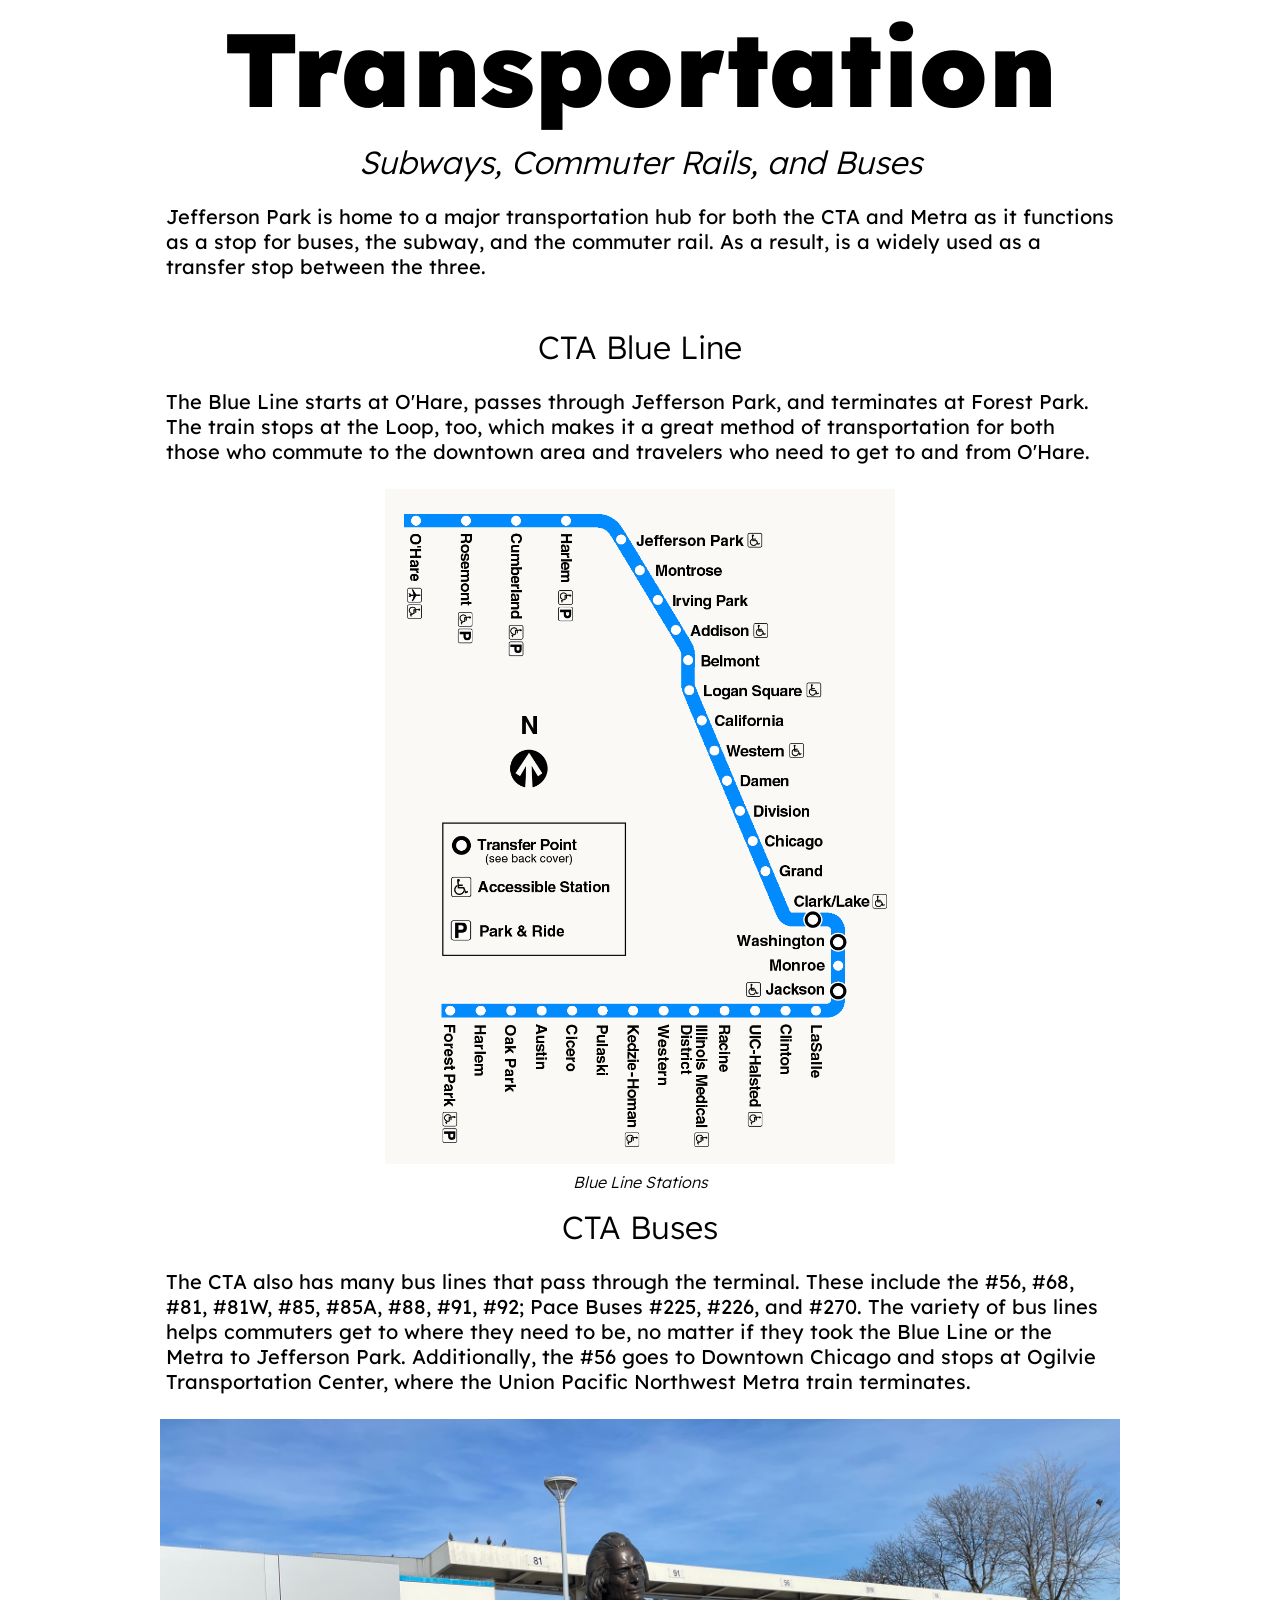
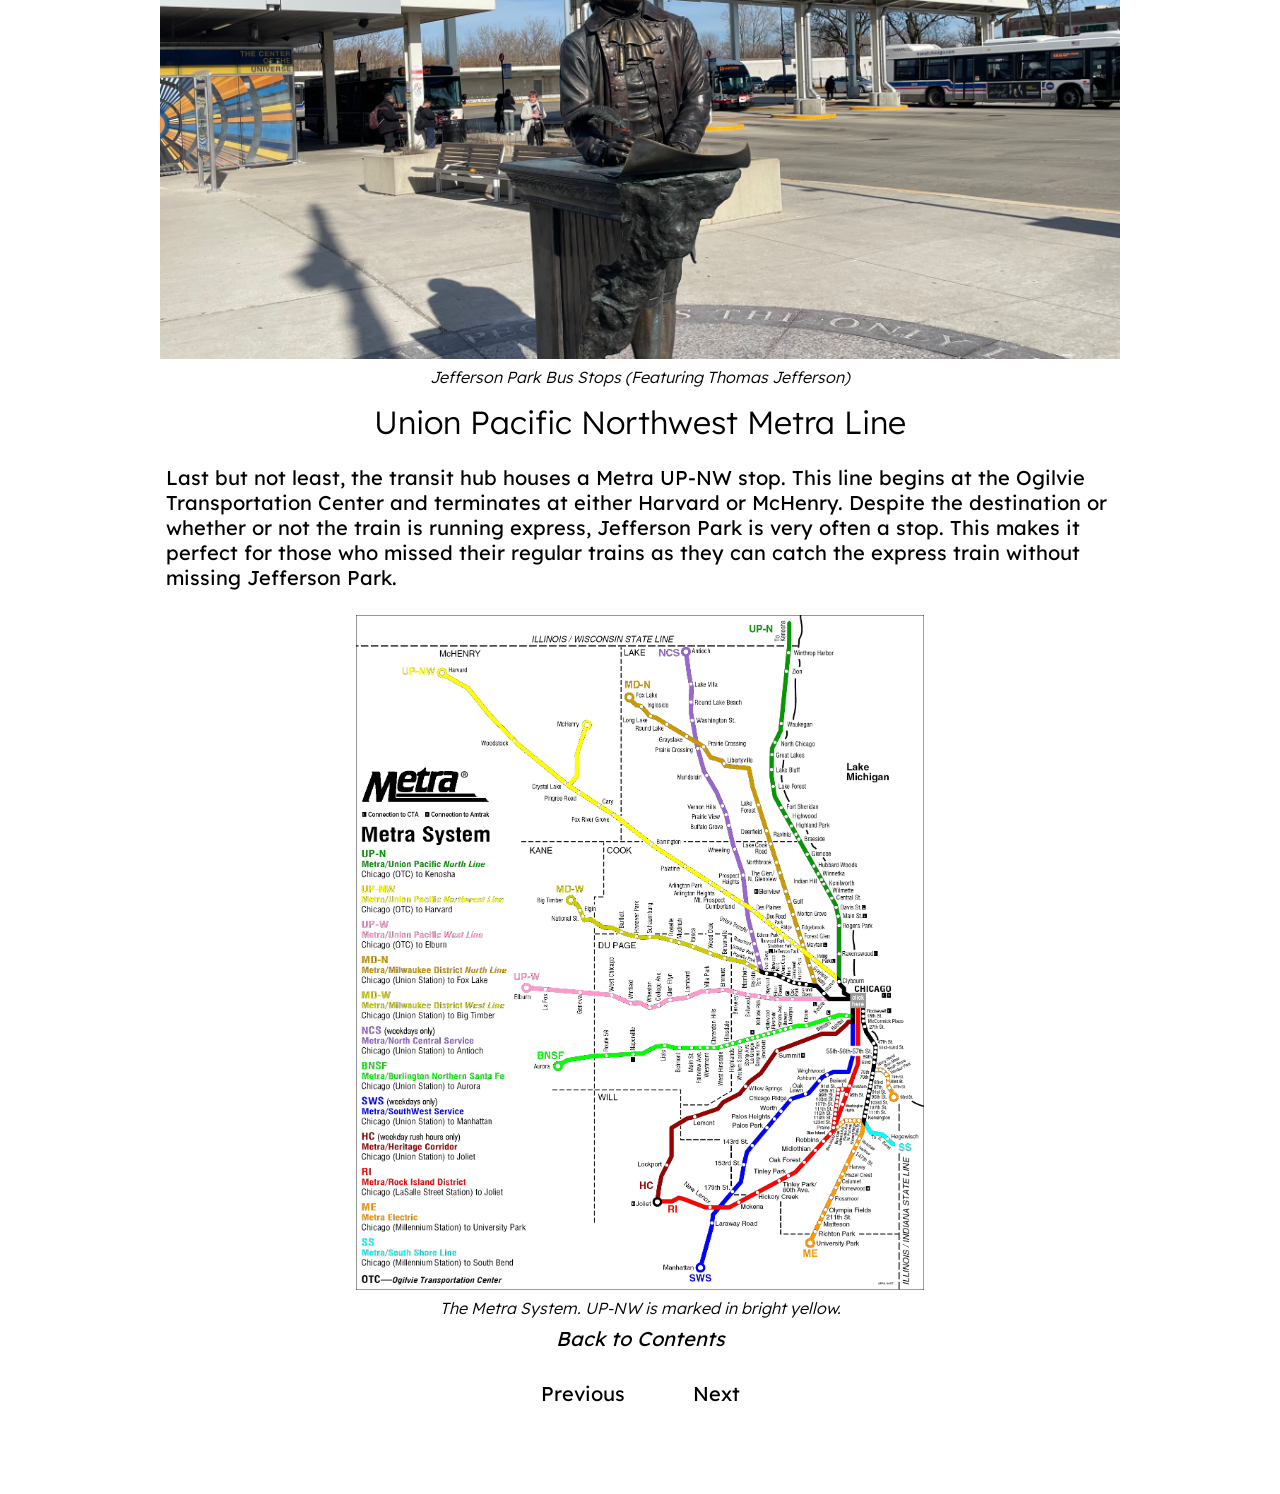
<file: transportation.html>
<head>
    <meta charset="UTF-8" />
    <meta http-equiv="X-UA-Compatible" content="IE=edge" />
    <meta name="viewport" content="width=device-width, initial-scale=1.0" />
    <link rel="preconnect" href="https://fonts.googleapis.com">
    <link rel="preconnect" href="https://fonts.gstatic.com" crossorigin>
    <link href="https://fonts.googleapis.com/css2?family=Lexend:wght@100..900&family=Montserrat:ital,wght@0,300;0,400;0,500;0,600;0,700;0,900;1,800&display=swap" rel="stylesheet">
    <title>Transportation</title>
    <link rel="stylesheet" type="text/css" href="index.css" />
</head>

<body>
        <!-- Wrapper Head -->
        <div class = "wrapper-head">
            <h1>Transportation</h1>
            <h2><i>Subways, Commuter Rails, and Buses</i></h2>
        </div>

        <div class = "facts">
            <p>Jefferson Park is home to a major transportation hub for both the CTA
                and Metra as it functions as a stop for buses, the subway, and the commuter rail. As a result, is a widely used
                as a transfer stop between the three.
            </p>

            <!-- Blue Line -->
            <h2>CTA Blue Line</h2>
            <p> The Blue Line starts at O'Hare, passes through Jefferson Park, and terminates at Forest Park. The train stops
                at the Loop, too, which makes it a great method of transportation for both those who commute
                to the downtown area and travelers who need to get to and from O'Hare.</p>

            <img src = "photos/BlueLine.png" alt = "Blue Line Map">
            <h3><i>Blue Line Stations</i></h3>
            <!-- Buses -->
            <h2>CTA Buses</h2>
            <p>The CTA also has many bus lines that pass through the terminal. These include the #56, #68, #81, #81W, #85,
                #85A, #88, #91, #92; Pace Buses #225, #226, and #270. The variety of bus lines helps commuters get to where they need
                to be, no matter if they took the Blue Line or the Metra to Jefferson Park. Additionally, the #56 goes to Downtown Chicago and stops
                at Ogilvie Transportation Center, where the Union Pacific Northwest Metra train terminates. </p>
            <img src = "photos/Jefferson.jpeg" alt = "CTA Bus Stops at Jefferson Park">
            <h3><i>Jefferson Park Bus Stops (Featuring Thomas Jefferson)</i></h3>
            <!-- Metra -->
            <h2>Union Pacific Northwest Metra Line</h2>
            <p>Last but not least, the transit hub houses a Metra UP-NW stop. This line begins at the Ogilvie Transportation Center and
                terminates at either Harvard or McHenry. Despite the destination or whether or not the train is running express, Jefferson Park is very often
                a stop. This makes it perfect for those who missed their regular trains as they can catch the express train without missing
                Jefferson Park.
            </p>
            <img src = "photos/MetraSystem.gif" alt = "Metra Rail System">
            <h3><i>The Metra System. UP-NW is marked in bright yellow.</i></h3>
        </div>
            <!-- Next and back buttons -->
    <div class = "footer-back">
        <nav>
            <a href = "contents.html"><i>Back to Contents</i></a>
        </nav>
        <nav>
            <a href = "start.html">Previous</a>
            <a href = "good.html">Next</a>
        </nav>
</body>
</file>
<file: index.css>
/* Styles and colors */
:root {
    --white:#fff;
    --offwhite:#FAF9F6;
    --black:#000;
    --gray:#D3D3D3;
    --test1:#C8A2C8;
    --test2:#00FFFF;
    --test3:#66ff00;
    --test4:#FF5C00;
    --clear:transparent;
}

/* Gives the option to switch between light and dark mode */
@import url("https://fonts.googleapis.com/css2?family=Source+Sans+Pro&display=swap");

@media (prefers-color-scheme: dark) {
  :root {
    --text: #FAF9F6;
    --bg: #000;
  }
}

@media (prefers-color-scheme: dark) {
    .theme-a.adaptive {
      background: black;
      color: var(--text);
      outline: 5px dashed #000;
    }
  }
  /* Overlay darkener */
  .overlay{
    z-index: -1;
    position: absolute;
    top: 0;
    left: 0;
    right: 0;
    bottom: 0;
    background-color: rgba(0, 0, 0, 0.65);
    filter: brightness(50%);
  }

/* Body Info */
body {
    font-family: "Lexend", sans-serif;
    background-size: 100%;
    background-color: var(--bg);
    color: var(--text);
    text-align: center;
}

/* lets the page fit screen sizes */
.wrapper-head{
    line-height: 1em;
    margin: auto;
    text-align: center;
}

/* video stuff */
.video-container {
  position: relative;
  width: 100vw;
  height: 100vh; /* or 100% depending on your layout */
}

.video-container video {
  position: absolute;
  top: 0;
  left: 0;
  width: 100vw;
  height: 100vh;
  object-fit: cover; /* Ensures the video covers the container */
  min-width: 100vw;
  min-height: 100vh;
  z-index: -1; /* Places video behind other content */
}

/* Header 1 Info */
h1 {
    padding-top: .5em;
    word-spacing: -.15em;
    font-size: 5.5em;
    font-optical-sizing: auto;
    font-weight: 900;
    font-style: normal;
}

/* Header 2 Info */
h2{
    line-height: 1em;
    font-size: 1.5em;
    font-optical-sizing: auto;
    font-weight: 300;
    font-style: normal;
}

/* Header 3 Info */
h3{
    line-height: .25em;
    font-size: 1em;
    font-optical-sizing: auto;
    font-weight: 300;
    font-style: normal;
}
p{
    margin: auto;
    max-width: 75%;
    text-align: left;
    font-size: 1.25em;
    padding-bottom: 25px;
}

p a{
    color: var(--text);
}

video {
    max-width: 75%;
}

.jeffpark{
    color: var(--offwhite);
}

.disclaimer p{
    padding-top: 25px;
    text-align: center;
}

.typewrite{
    padding-top: 10%;
    display: flex;
    justify-content: center;
}

.button_intro{
    padding-top: 25px;
}

.button_intro a{
    border: solid var(--white) 2px;
    transition-duration: 0.4s;
    text-decoration: none;
    color: var(--white);
    border-radius: 15px;
    padding: 16px 64px;
}

.button_intro a:hover{
    color: black;
    background-color: white;
}

.google-maps{
    padding-bottom: 25px;
}

.google-maps iframe{
    border-radius: 15px;
}

.footer{
    font-size: .75em;
    line-height: 0em;
    color: var(--text);
    position: fixed;
    bottom: 10;
    left: 0;
    width: 100%;
    text-align: center;
    margin: auto;
}

.footer p{
    margin: auto;
    max-width: 90%;
    text-align: center;
    font-size: 1em;
}

.footer a{
    color: var(--text);
}

.footer-back{
    word-spacing: 0em;
    padding-bottom: 50px;
    left: 0;
    width: 100%;
    text-align: center;
    margin: auto;
  }

  .facts img{
    background-color: var(--offwhite);
    max-height: 75vh;
    max-width: 75vw;
  }

  .facts video{
    height: 75vh;
  }

/* Contents page */
.contents{
    margin: auto;
    color: var(--offwhite);
}

/* Removes the random padding for bullet points */
ul{
    padding: 0;
}

.contents ul{
    list-style-type: none;
    text-align: center;
}

li a{
    text-decoration: none;
    color: var(--offwhite);
    padding: 0 2px;
    margin: 0 30px;
    position: relative;
    font-size: 2em;
}
li a:after {
    background: none repeat scroll 0 0 transparent;
    content: "";
    display: block;
    height: 3px;
    left: 0%;
    position: absolute;
    background: var(--offwhite);
    transition: width 0.3s ease 0s, left 0.3s ease 0s;
    width: 0;
  }

li a:hover:after{
    content: '';
    position: absolute;
    left: 0;
    width: 100%;
    height: 3px;
    background-color: var(--offwhite);
  }

/* The next and back links */
nav{
    padding-bottom: 30px;
}
nav a{
    text-decoration: none;
    color: var(--text);
    padding: 0 2px;
    margin: 0 30px;
    position: relative;
    font-size: 1.25em;
  }

  nav a:after {
    background: none repeat scroll 0 0 transparent;
    bottom: -2px;
    content: "";
    display: block;
    height: 3px;
    left: 0%;
    position: absolute;
    background: var(--text);
    transition: width 0.3s ease 0s, left 0.3s ease 0s;
    width: 0;
  }

  nav a:hover:after{
    content: '';
    position: absolute;
    bottom: -2px;
    left: 0;
    width: 100%;
    height: 3px;
    background-color: var(--text);
  }

/* -- Break points. This lets different devices see the page without any issues -- */
/* Extra small devices (phones, 600px and down to 320px) */
@media only screen and (max-width: 600px) {
    h1 {
        font-size: 3em;
        line-height: 1em;
        font-optical-sizing: auto;
        font-weight: 900;
        font-style: normal;
    }
    h2{
        font-size: 1.5em;
        font-optical-sizing: auto;
        font-weight: 300;
        font-style: normal;
    }
    body{
        background-size: 700%;
        background-position: center;
    }
    .footer{
        font-size: .5em;
        line-height: 1em;
    }

}

/* Small devices (portrait tablets and large phones, 600px and up) */
@media only screen and (min-width: 600px) {
    h1 {
        font-size: 3em;
        font-optical-sizing: auto;
        font-weight: 900;
        font-style: normal;
    }
    h2{
        font-size: .92em;
        font-optical-sizing: auto;
        font-weight: 300;
        font-style: normal;
    }
    body{
        background-size: 300%;
        background-position: center;
    }
}


/* Medium devices (landscape tablets, 768px and up) */
@media only screen and (min-width: 768px) {

    h1 {
        font-size: 4em;
        font-optical-sizing: auto;
        font-weight: 900;
        font-style: normal;
    }
    h2{
        font-size: 1.23em;
        font-optical-sizing: auto;
        font-weight: 300;
        font-style: normal;
    }
    body{
        background-size: 250%;
        background-position: center;
    }
}

/* Large devices (laptops/desktops, 992px and up) */
@media only screen and (min-width: 992px) {
    h1 {
        font-size: 5em;
        font-optical-sizing: auto;
        font-weight: 900;
        font-style: normal;
    }
    h2{
        font-size: 1.54em;
        font-optical-sizing: auto;
        font-weight: 300;
        font-style: normal;
    }
    body{
        background-size: 200%;
        background-position: center;
    }
}

/* Extra large devices (large laptops and desktops, 1200 and up) */
@media only screen and (min-width: 1200px) {
    h1 {
        font-size: 6.5em;
        font-optical-sizing: auto;
        font-weight: 900;
        font-style: normal;
    }
    h2{
        font-size: 2em;
        font-optical-sizing: auto;
        font-weight: 300;
        font-style: normal;
    }
    body{
        background-size: 175%;
        background-position: center;
    }

}
</file>
